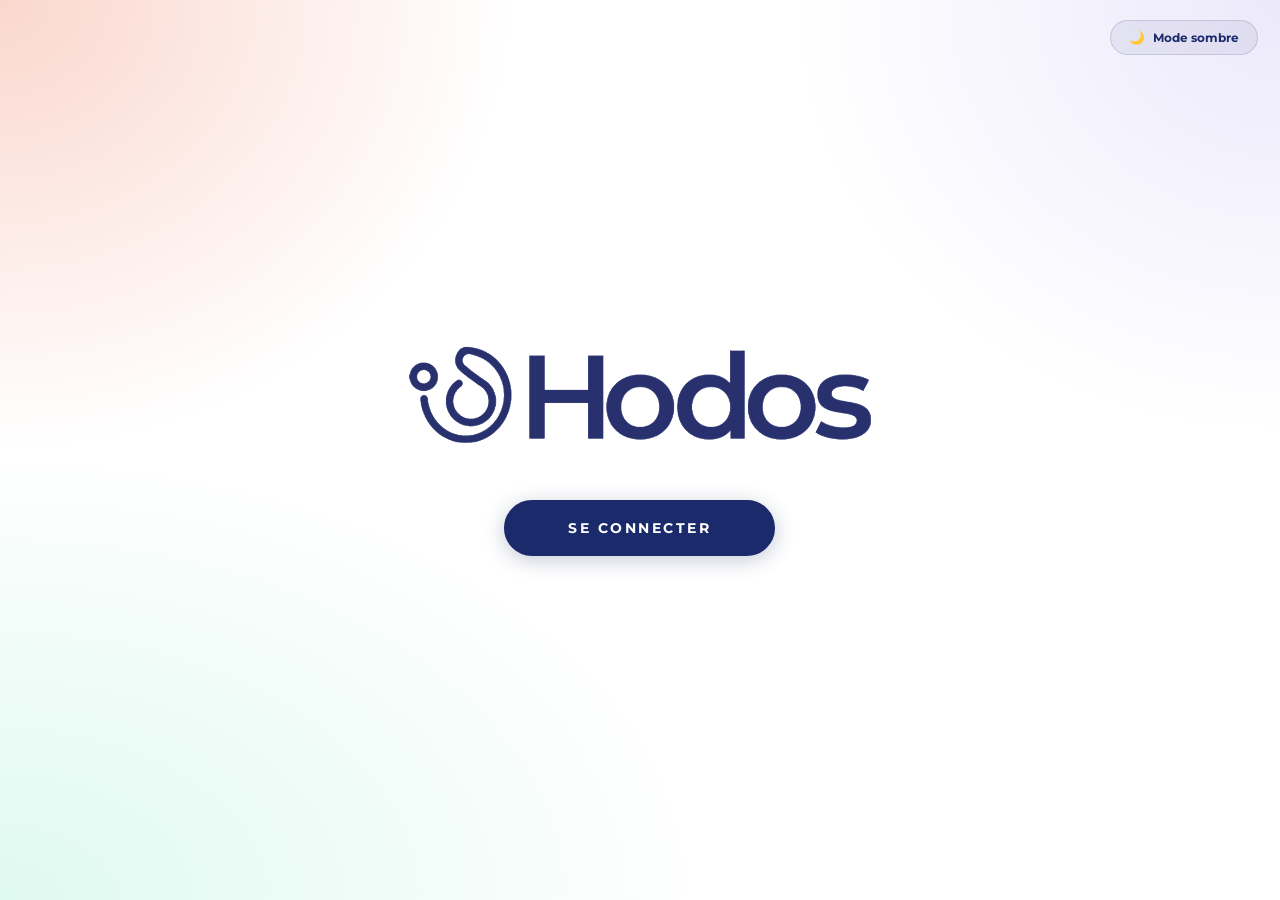
<file: index.html>
<!DOCTYPE html>
<html lang="fr" data-theme="light">
<head>
  <meta charset="UTF-8">
  <meta name="viewport" content="width=device-width, initial-scale=1.0">
  <title>Hodos</title>
  <link href="https://fonts.googleapis.com/css2?family=Montserrat:wght@700&display=swap" rel="stylesheet">
  <style>
    * { margin: 0; padding: 0; box-sizing: border-box; }
    html, body { width: 100%; height: 100%; overflow: hidden; }

    body {
      display: flex;
      align-items: center;
      justify-content: center;
      font-family: 'Montserrat', sans-serif;
      transition: background 0.4s;
    }

    /* ══════════════════════════════════════════
       MODE CLAIR
    ══════════════════════════════════════════ */
    [data-theme="light"] body {
      background:
        radial-gradient(ellipse 40% 50% at   0%   0%, rgba(240,122, 90, 0.30) 0%, rgba(240,122, 90,0) 100%),
        radial-gradient(ellipse 38% 48% at 100%   0%, rgba(184,169,240, 0.26) 0%, rgba(184,169,240,0) 100%),
        radial-gradient(ellipse 55% 50% at   0% 100%, rgba(125,232,192, 0.25) 0%, rgba(125,232,192,0) 100%),
        #ffffff;
    }

    /* Logo couleur naturelle (navy) en mode clair */
    [data-theme="light"] .logo-img {
      filter: none;
    }

    /* ══════════════════════════════════════════
       MODE SOMBRE — fond + formes géométriques
    ══════════════════════════════════════════ */
    [data-theme="dark"] body {
      background: #1B2A6B;
    }

    /* Formes géométriques dark */
    .dark-shape { display: none; position: fixed; inset: 0; pointer-events: none; z-index: 0; }
    [data-theme="dark"] .dark-shape { display: block; }

    .ds-teal {
      background: linear-gradient(to right, #3ECDC8, rgba(62,205,200,0) 40%);
      clip-path: polygon(0 0, 60% 0, 42% 100%, 0 100%);
    }
    .ds-mauve {
      background: linear-gradient(to bottom-left, #8A5468, rgba(138,84,104,0) 30%);
      clip-path: polygon(60% 0, 100% 0, 100% 37%);
    }
    .ds-lavender {
      background: linear-gradient(to top-left, #6368AB, rgba(99,104,171,0) 55%);
      clip-path: polygon(57% 56%, 100% 43%, 100% 100%, 43% 100%);
    }

    /* Logo blanc en dark mode via filtre CSS */
    [data-theme="dark"] .logo-img {
      filter: brightness(0) invert(1);
    }

    /* ══════════════════════════════════════════
       CONTENU
    ══════════════════════════════════════════ */
    .wrap {
      position: relative;
      z-index: 10;
      display: flex;
      flex-direction: column;
      align-items: center;
      gap: 56px;
    }

    .logo-img {
      height: 100px;   /* agrandi */
      width: auto;
      display: block;
      transition: filter 0.3s;
    }

    /* ══════════════════════════════════════════
       BOUTON SE CONNECTER
    ══════════════════════════════════════════ */
    .btn-connect {
      font-family: 'Montserrat', sans-serif;
      font-weight: 700;
      font-size: 0.85rem;
      letter-spacing: 2.5px;
      text-transform: uppercase;
      border-radius: 50px;
      padding: 18px 62px;
      cursor: pointer;
      transition: transform 0.2s, box-shadow 0.2s, background 0.3s, color 0.3s;
    }

    [data-theme="light"] .btn-connect {
      background: #1B2A6B;
      color: #fff;
      border: 2.5px solid #1B2A6B;
      box-shadow: 0 4px 20px rgba(27,42,107, 0.25);
    }
    [data-theme="light"] .btn-connect:hover {
      transform: translateY(-2px);
      box-shadow: 0 8px 28px rgba(27,42,107, 0.35);
    }

    [data-theme="dark"] .btn-connect {
      background: #ffffff;
      color: #1B2A6B;
      border: none;
      box-shadow: 0 4px 24px rgba(0,0,0,0.25);
    }
    [data-theme="dark"] .btn-connect:hover {
      background: rgba(255,255,255, 0.92);
      transform: translateY(-2px);
      box-shadow: 0 8px 32px rgba(0,0,0,0.3);
    }

    /* ══════════════════════════════════════════
       TOGGLE THÈME
    ══════════════════════════════════════════ */
    .toggle {
      position: fixed;
      top: 20px; right: 22px;
      z-index: 100;
      display: flex;
      align-items: center;
      gap: 8px;
      padding: 9px 18px;
      border-radius: 50px;
      font-family: 'Montserrat', sans-serif;
      font-size: 0.78rem;
      font-weight: 700;
      cursor: pointer;
      backdrop-filter: blur(10px);
      transition: all 0.25s;
    }
    [data-theme="light"] .toggle {
      background: rgba(27,42,107, 0.07);
      border: 1.5px solid rgba(27,42,107, 0.15);
      color: #1B2A6B;
    }
    [data-theme="dark"] .toggle {
      background: rgba(255,255,255, 0.12);
      border: 1.5px solid rgba(255,255,255, 0.22);
      color: #fff;
    }
    .toggle:hover { transform: scale(1.04); }
  </style>
</head>
<body>

  <!-- Formes dark mode -->
  <div class="dark-shape ds-teal"></div>
  <div class="dark-shape ds-mauve"></div>
  <div class="dark-shape ds-lavender"></div>

  <!-- Toggle -->
  <button class="toggle" onclick="toggleTheme()">
    <span id="toggle-icon">🌙</span>
    <span id="toggle-label">Mode sombre</span>
  </button>

  <!-- Contenu -->
  <div class="wrap">
    <img class="logo-img" src="logo.png" alt="Hodos">
    <button class="btn-connect" onclick="window.location.href='onboarding.html'">
      SE CONNECTER
    </button>
  </div>

  <script>
    (function () {
      const saved = localStorage.getItem('hodos-theme') || 'light';
      applyTheme(saved);
    })();

    function toggleTheme() {
      const cur = document.documentElement.getAttribute('data-theme');
      applyTheme(cur === 'light' ? 'dark' : 'light');
    }

    function applyTheme(t) {
      document.documentElement.setAttribute('data-theme', t);
      localStorage.setItem('hodos-theme', t);
      document.getElementById('toggle-icon').textContent  = t === 'light' ? '🌙' : '☀️';
      document.getElementById('toggle-label').textContent = t === 'light' ? 'Mode sombre' : 'Mode clair';
    }
  </script>
</body>
</html>
</file>
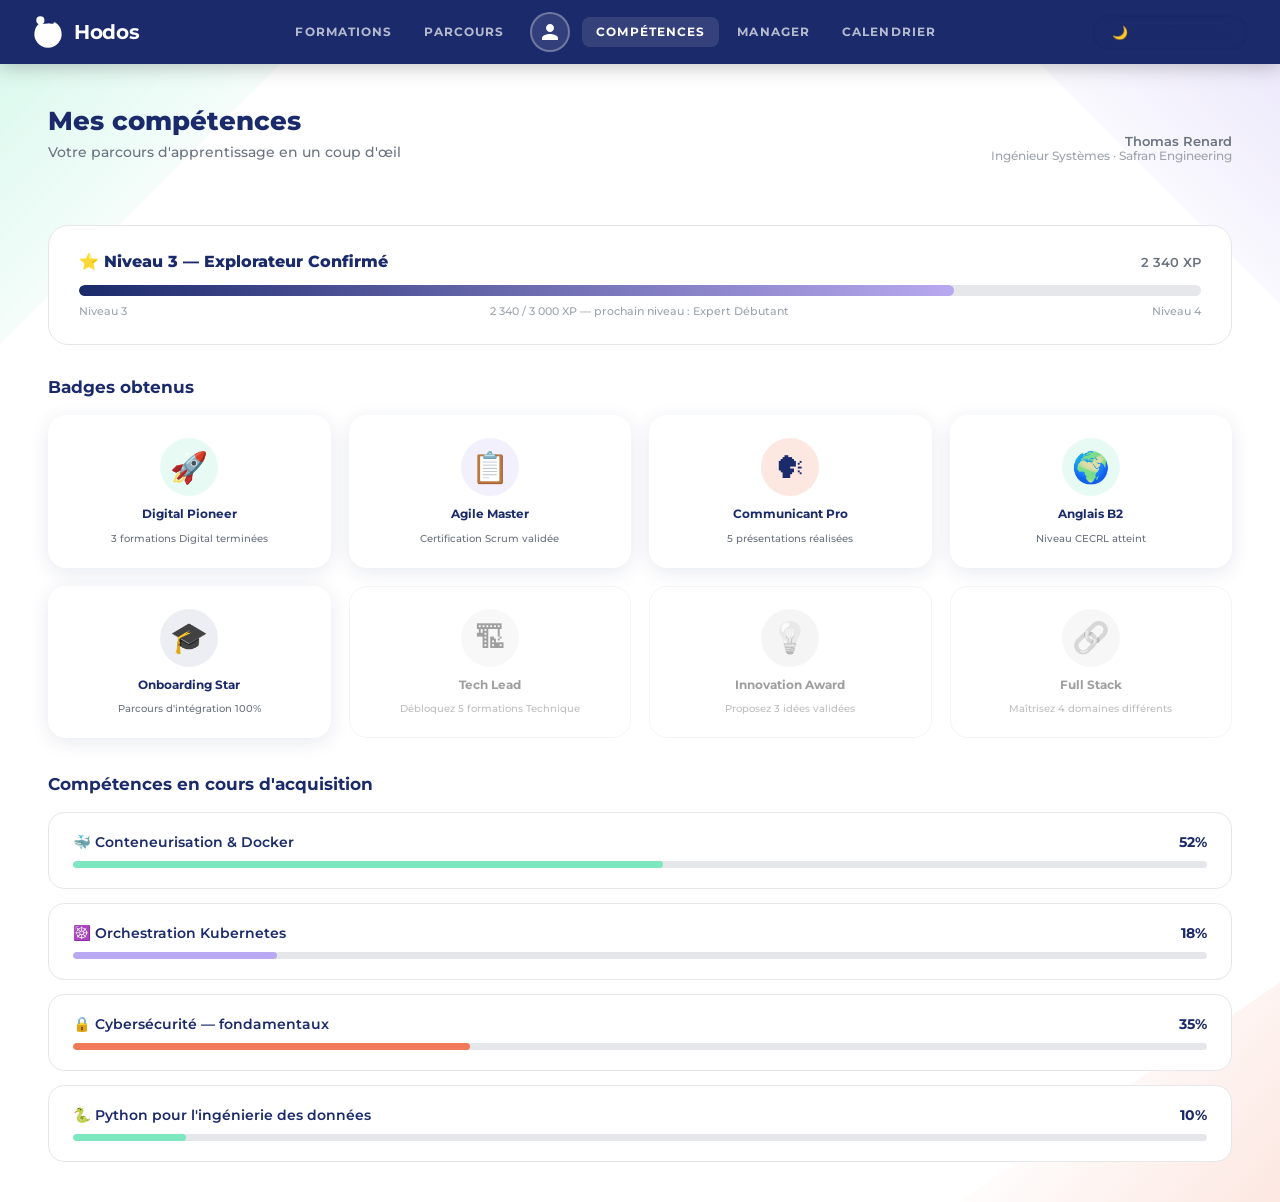
<file: competences.html>
<!DOCTYPE html>
<html lang="fr" data-theme="light">
<head>
  <meta charset="UTF-8">
  <meta name="viewport" content="width=device-width, initial-scale=1.0">
  <title>Hodos — Mes compétences</title>
  <link rel="stylesheet" href="style.css">
</head>
<body>

  <!-- ── Navbar ───────────────────────────────────────────── -->
  <nav class="navbar">
    <div class="navbar-left">
      <a href="index.html" class="hodos-logo">
        <svg viewBox="0 0 88 88" fill="none" xmlns="http://www.w3.org/2000/svg" width="32" height="32" aria-hidden="true">
          <circle cx="23" cy="12" r="8.5" stroke="white" stroke-width="5.5" fill="none"/>
          <path d="M 62 21 A 34 34 0 1 1 26 21" stroke="white" stroke-width="7" stroke-linecap="round" fill="none"/>
          <path d="M 38 25 C 64 18 72 46 43 55 C 14 64 20 84 53 80" stroke="white" stroke-width="6" stroke-linecap="round" fill="none"/>
        </svg>
        <span class="hodos-logo-text">Hodos</span>
      </a>
    </div>
    <div class="navbar-center">
      <a href="dashboard.html" class="nav-link">Formations</a>
      <a href="dashboard.html" class="nav-link">Parcours</a>
      <a href="competences.html" class="nav-profile" aria-label="Mon profil">
        <svg viewBox="0 0 24 24" xmlns="http://www.w3.org/2000/svg" aria-hidden="true">
          <path d="M12 12c2.7 0 4.8-2.1 4.8-4.8S14.7 2.4 12 2.4 7.2 4.5 7.2 7.2 9.3 12 12 12zm0 2.4c-3.2 0-9.6 1.6-9.6 4.8v2.4h19.2v-2.4c0-3.2-6.4-4.8-9.6-4.8z"/>
        </svg>
      </a>
      <a href="competences.html" class="nav-link active">Compétences</a>
      <a href="manager.html" class="nav-link">Manager</a>
      <a href="#" class="nav-link">Calendrier</a>
    </div>
    <div class="navbar-right">
      <button class="theme-toggle" onclick="toggleTheme()" style="position:static;" aria-label="Changer le thème">
        <span class="theme-toggle-icon">🌙</span>
        <span class="theme-toggle-label">Mode sombre</span>
      </button>
    </div>
  </nav>

  <!-- ── Page ─────────────────────────────────────────────── -->
  <div class="page-wrapper">
    <div class="bg-deco" aria-hidden="true">
      <div class="deco-tl"></div>
      <div class="deco-tr"></div>
      <div class="deco-br"></div>
    </div>

    <div class="content">

      <!-- Header row -->
      <div class="flex items-center justify-between mb-8" style="flex-wrap:wrap;gap:12px;">
        <div>
          <h1 class="page-title">Mes compétences</h1>
          <p class="page-sub">Votre parcours d'apprentissage en un coup d'œil</p>
        </div>
        <div style="text-align:right;">
          <p style="font-size:.8rem;color:var(--text-secondary);font-weight:600;">Thomas Renard</p>
          <p style="font-size:.72rem;color:var(--text-muted);font-weight:500;">Ingénieur Systèmes · Safran Engineering</p>
        </div>
      </div>

      <!-- XP Bar -->
      <div class="xp-card">
        <div class="xp-header">
          <span class="xp-level">⭐ Niveau 3 — Explorateur Confirmé</span>
          <span class="xp-pts">2 340 XP</span>
        </div>
        <div class="xp-bar">
          <div class="xp-fill" data-w="78%"></div>
        </div>
        <div class="xp-sub">
          <span>Niveau 3</span>
          <span>2 340 / 3 000 XP — prochain niveau : Expert Débutant</span>
          <span>Niveau 4</span>
        </div>
      </div>

      <!-- Badges grid -->
      <h2 class="section-title">Badges obtenus</h2>
      <div class="badges-grid">

        <!-- Unlocked -->
        <div class="badge-card unlocked">
          <div class="badge-icon bi-mint">🚀</div>
          <p class="badge-name">Digital Pioneer</p>
          <p class="badge-desc">3 formations Digital terminées</p>
        </div>

        <div class="badge-card unlocked">
          <div class="badge-icon bi-lilas">📋</div>
          <p class="badge-name">Agile Master</p>
          <p class="badge-desc">Certification Scrum validée</p>
        </div>

        <div class="badge-card unlocked">
          <div class="badge-icon bi-salmon">🗣</div>
          <p class="badge-name">Communicant Pro</p>
          <p class="badge-desc">5 présentations réalisées</p>
        </div>

        <div class="badge-card unlocked">
          <div class="badge-icon bi-mint">🌍</div>
          <p class="badge-name">Anglais B2</p>
          <p class="badge-desc">Niveau CECRL atteint</p>
        </div>

        <div class="badge-card unlocked">
          <div class="badge-icon bi-navy">🎓</div>
          <p class="badge-name">Onboarding Star</p>
          <p class="badge-desc">Parcours d'intégration 100%</p>
        </div>

        <!-- Locked -->
        <div class="badge-card locked">
          <div class="badge-icon bi-lilas">🏗</div>
          <p class="badge-name">Tech Lead</p>
          <p class="badge-desc">Débloquez 5 formations Technique</p>
        </div>

        <div class="badge-card locked">
          <div class="badge-icon bi-salmon">💡</div>
          <p class="badge-name">Innovation Award</p>
          <p class="badge-desc">Proposez 3 idées validées</p>
        </div>

        <div class="badge-card locked">
          <div class="badge-icon bi-navy">🔗</div>
          <p class="badge-name">Full Stack</p>
          <p class="badge-desc">Maîtrisez 4 domaines différents</p>
        </div>

      </div><!-- /badges-grid -->

      <!-- Skills in progress -->
      <h2 class="section-title">Compétences en cours d'acquisition</h2>
      <div class="skills-progress">

        <div class="skill-row">
          <div class="skill-head">
            <span class="skill-name">🐳 Conteneurisation &amp; Docker</span>
            <span class="skill-pct">52%</span>
          </div>
          <div class="skill-bar">
            <div class="skill-fill sf-mint" data-w="52%"></div>
          </div>
        </div>

        <div class="skill-row">
          <div class="skill-head">
            <span class="skill-name">☸️ Orchestration Kubernetes</span>
            <span class="skill-pct">18%</span>
          </div>
          <div class="skill-bar">
            <div class="skill-fill sf-lilas" data-w="18%"></div>
          </div>
        </div>

        <div class="skill-row">
          <div class="skill-head">
            <span class="skill-name">🔒 Cybersécurité — fondamentaux</span>
            <span class="skill-pct">35%</span>
          </div>
          <div class="skill-bar">
            <div class="skill-fill sf-salmon" data-w="35%"></div>
          </div>
        </div>

        <div class="skill-row">
          <div class="skill-head">
            <span class="skill-name">🐍 Python pour l'ingénierie des données</span>
            <span class="skill-pct">10%</span>
          </div>
          <div class="skill-bar">
            <div class="skill-fill sf-mint" data-w="10%"></div>
          </div>
        </div>

      </div><!-- /skills-progress -->

    </div><!-- /content -->
  </div><!-- /page-wrapper -->

  <script src="app.js"></script>
</body>
</html>
</file>
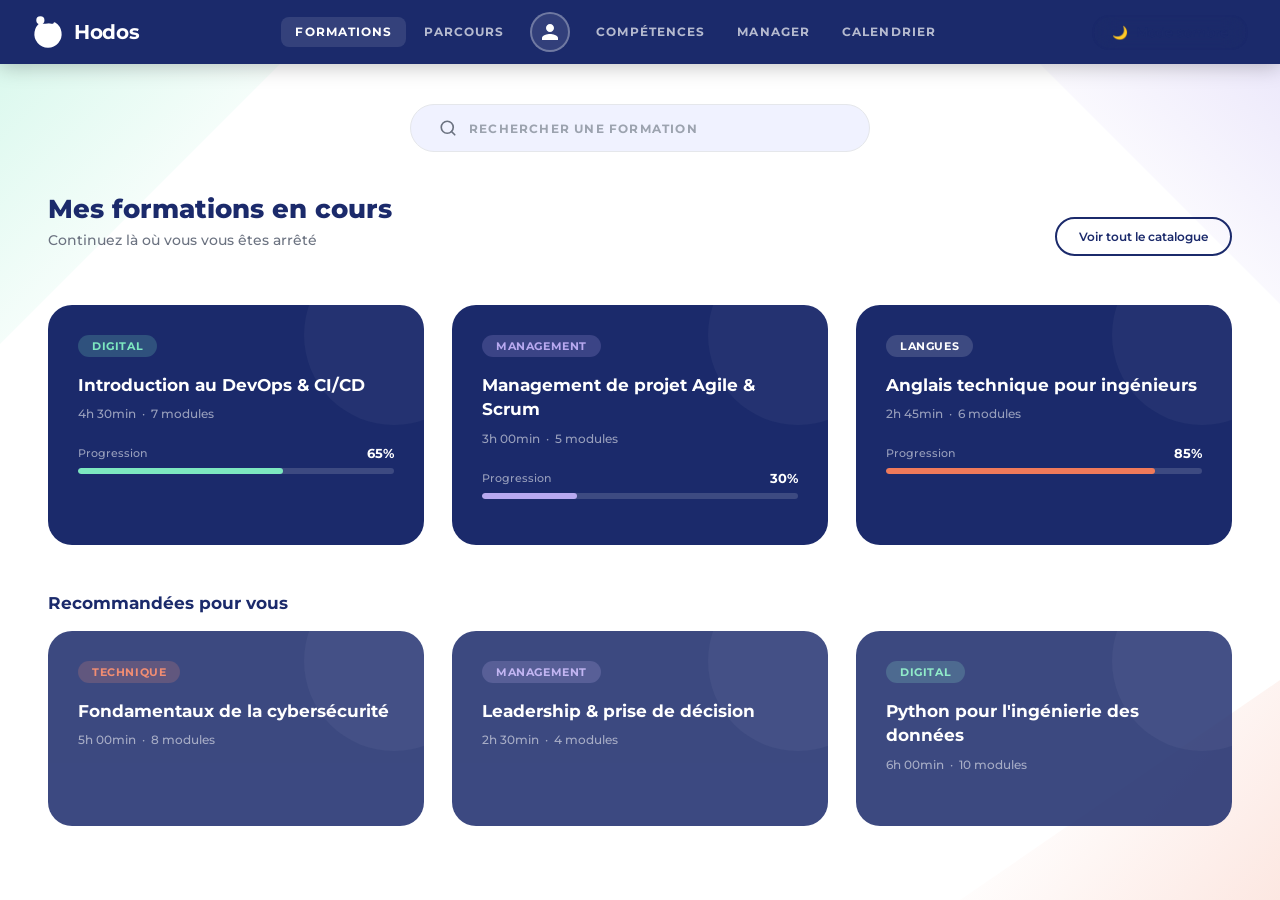
<file: dashboard.html>
<!DOCTYPE html>
<html lang="fr" data-theme="light">
<head>
  <meta charset="UTF-8">
  <meta name="viewport" content="width=device-width, initial-scale=1.0">
  <title>Hodos — Accueil</title>
  <link rel="stylesheet" href="style.css">
</head>
<body>

  <!-- ── Navbar ───────────────────────────────────────────── -->
  <nav class="navbar">
    <div class="navbar-left">
      <a href="index.html" class="hodos-logo">
        <svg viewBox="0 0 88 88" fill="none" xmlns="http://www.w3.org/2000/svg" width="32" height="32" aria-hidden="true">
          <circle cx="23" cy="12" r="8.5" stroke="white" stroke-width="5.5" fill="none"/>
          <path d="M 62 21 A 34 34 0 1 1 26 21" stroke="white" stroke-width="7" stroke-linecap="round" fill="none"/>
          <path d="M 38 25 C 64 18 72 46 43 55 C 14 64 20 84 53 80" stroke="white" stroke-width="6" stroke-linecap="round" fill="none"/>
        </svg>
        <span class="hodos-logo-text">Hodos</span>
      </a>
    </div>

    <div class="navbar-center">
      <a href="dashboard.html" class="nav-link active">Formations</a>
      <a href="dashboard.html" class="nav-link">Parcours</a>
      <a href="competences.html" class="nav-profile" aria-label="Mon profil">
        <svg viewBox="0 0 24 24" xmlns="http://www.w3.org/2000/svg" aria-hidden="true">
          <path d="M12 12c2.7 0 4.8-2.1 4.8-4.8S14.7 2.4 12 2.4 7.2 4.5 7.2 7.2 9.3 12 12 12zm0 2.4c-3.2 0-9.6 1.6-9.6 4.8v2.4h19.2v-2.4c0-3.2-6.4-4.8-9.6-4.8z"/>
        </svg>
      </a>
      <a href="competences.html" class="nav-link">Compétences</a>
      <a href="manager.html" class="nav-link">Manager</a>
      <a href="#" class="nav-link">Calendrier</a>
    </div>

    <div class="navbar-right">
      <button class="theme-toggle" onclick="toggleTheme()" style="position:static;top:auto;right:auto;" aria-label="Changer le thème">
        <span class="theme-toggle-icon">🌙</span>
        <span class="theme-toggle-label">Mode sombre</span>
      </button>
    </div>
  </nav>

  <!-- ── Page ─────────────────────────────────────────────── -->
  <div class="page-wrapper">

    <!-- Decorative background shapes -->
    <div class="bg-deco" aria-hidden="true">
      <div class="deco-tl"></div>
      <div class="deco-tr"></div>
      <div class="deco-br"></div>
    </div>

    <div class="content">

      <!-- Search bar -->
      <div class="search-wrap">
        <div class="search-bar">
          <svg viewBox="0 0 24 24" fill="none" stroke="currentColor" stroke-width="2.2" stroke-linecap="round" stroke-linejoin="round" aria-hidden="true">
            <circle cx="11" cy="11" r="8"/><line x1="21" y1="21" x2="16.65" y2="16.65"/>
          </svg>
          <input type="text" placeholder="Rechercher une formation" aria-label="Rechercher une formation"/>
        </div>
      </div>

      <!-- Section title -->
      <div class="flex items-center justify-between mb-6">
        <div>
          <h1 class="page-title">Mes formations en cours</h1>
          <p class="page-sub">Continuez là où vous vous êtes arrêté</p>
        </div>
        <a href="formation.html" class="btn-outline" style="font-size:.78rem;padding:10px 22px;">
          Voir tout le catalogue
        </a>
      </div>

      <!-- Cards -->
      <div class="cards-grid">

        <!-- Card 1 — DevOps -->
        <a href="formation.html" class="formation-card">
          <span class="card-tag tag-digital">Digital</span>
          <h2 class="card-title">Introduction au DevOps & CI/CD</h2>
          <p class="card-meta">4h 30min &nbsp;·&nbsp; 7 modules</p>
          <div class="card-progress">
            <div class="prog-row">
              <span class="prog-label">Progression</span>
              <span class="prog-pct">65%</span>
            </div>
            <div class="prog-bar">
              <div class="prog-fill" data-w="65%"></div>
            </div>
          </div>
        </a>

        <!-- Card 2 — Agile -->
        <a href="formation.html?f=agile" class="formation-card">
          <span class="card-tag tag-management">Management</span>
          <h2 class="card-title">Management de projet Agile &amp; Scrum</h2>
          <p class="card-meta">3h 00min &nbsp;·&nbsp; 5 modules</p>
          <div class="card-progress">
            <div class="prog-row">
              <span class="prog-label">Progression</span>
              <span class="prog-pct">30%</span>
            </div>
            <div class="prog-bar">
              <div class="prog-fill p-lilas" data-w="30%"></div>
            </div>
          </div>
        </a>

        <!-- Card 3 — Anglais -->
        <a href="formation.html?f=anglais" class="formation-card">
          <span class="card-tag tag-langues">Langues</span>
          <h2 class="card-title">Anglais technique pour ingénieurs</h2>
          <p class="card-meta">2h 45min &nbsp;·&nbsp; 6 modules</p>
          <div class="card-progress">
            <div class="prog-row">
              <span class="prog-label">Progression</span>
              <span class="prog-pct">85%</span>
            </div>
            <div class="prog-bar">
              <div class="prog-fill p-salmon" data-w="85%"></div>
            </div>
          </div>
        </a>

      </div><!-- /cards-grid -->

      <!-- Suggested formations -->
      <div style="margin-top:48px;">
        <h2 class="section-title">Recommandées pour vous</h2>
        <div class="cards-grid">

          <a href="formation.html?f=cyber" class="formation-card" style="min-height:180px;opacity:.85;">
            <span class="card-tag tag-technique">Technique</span>
            <h2 class="card-title">Fondamentaux de la cybersécurité</h2>
            <p class="card-meta">5h 00min &nbsp;·&nbsp; 8 modules</p>
          </a>

          <a href="formation.html?f=leadership" class="formation-card" style="min-height:180px;opacity:.85;">
            <span class="card-tag tag-management">Management</span>
            <h2 class="card-title">Leadership &amp; prise de décision</h2>
            <p class="card-meta">2h 30min &nbsp;·&nbsp; 4 modules</p>
          </a>

          <a href="formation.html?f=python" class="formation-card" style="min-height:180px;opacity:.85;">
            <span class="card-tag tag-digital">Digital</span>
            <h2 class="card-title">Python pour l'ingénierie des données</h2>
            <p class="card-meta">6h 00min &nbsp;·&nbsp; 10 modules</p>
          </a>

        </div>
      </div>

    </div><!-- /content -->
  </div><!-- /page-wrapper -->

  <script src="app.js"></script>
</body>
</html>
</file>
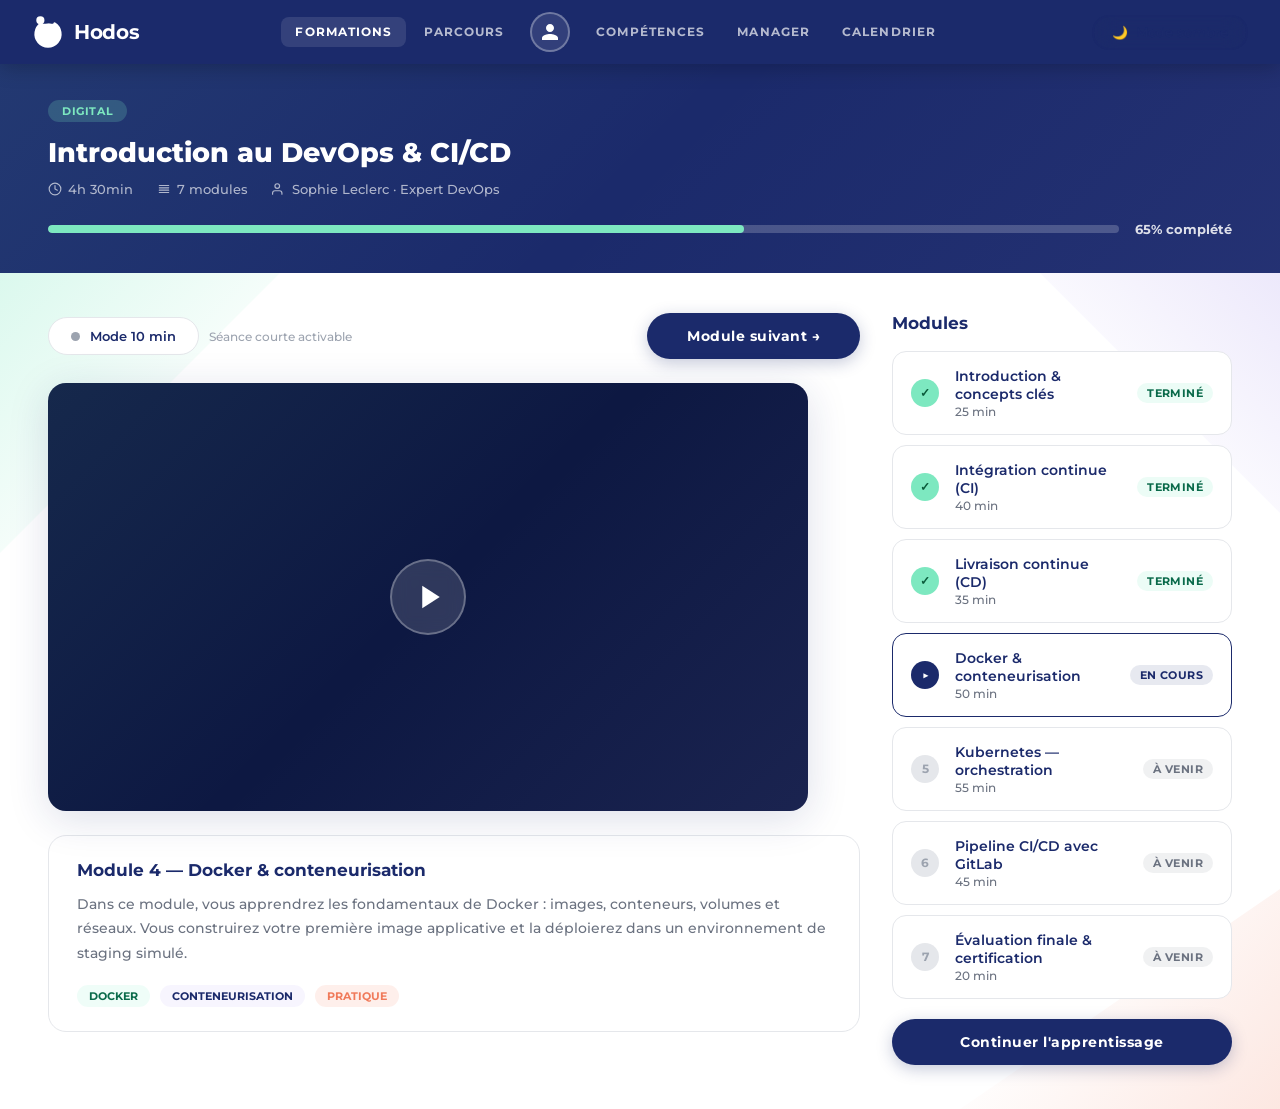
<file: formation.html>
<!DOCTYPE html>
<html lang="fr" data-theme="light">
<head>
  <meta charset="UTF-8">
  <meta name="viewport" content="width=device-width, initial-scale=1.0">
  <title>Hodos — Formation</title>
  <link rel="stylesheet" href="style.css">
  <style>
    .formation-layout { display: grid; grid-template-columns: 1fr 340px; gap: 32px; align-items: start; }
    .sticky-sidebar    { position: sticky; top: 96px; }
    @media (max-width: 900px) { .formation-layout { grid-template-columns: 1fr; } .sticky-sidebar { position: static; } }
  </style>
</head>
<body>

  <!-- ── Navbar ───────────────────────────────────────────── -->
  <nav class="navbar">
    <div class="navbar-left">
      <a href="index.html" class="hodos-logo">
        <svg viewBox="0 0 88 88" fill="none" xmlns="http://www.w3.org/2000/svg" width="32" height="32" aria-hidden="true">
          <circle cx="23" cy="12" r="8.5" stroke="white" stroke-width="5.5" fill="none"/>
          <path d="M 62 21 A 34 34 0 1 1 26 21" stroke="white" stroke-width="7" stroke-linecap="round" fill="none"/>
          <path d="M 38 25 C 64 18 72 46 43 55 C 14 64 20 84 53 80" stroke="white" stroke-width="6" stroke-linecap="round" fill="none"/>
        </svg>
        <span class="hodos-logo-text">Hodos</span>
      </a>
    </div>
    <div class="navbar-center">
      <a href="dashboard.html" class="nav-link active">Formations</a>
      <a href="dashboard.html" class="nav-link">Parcours</a>
      <a href="competences.html" class="nav-profile" aria-label="Mon profil">
        <svg viewBox="0 0 24 24" xmlns="http://www.w3.org/2000/svg" aria-hidden="true">
          <path d="M12 12c2.7 0 4.8-2.1 4.8-4.8S14.7 2.4 12 2.4 7.2 4.5 7.2 7.2 9.3 12 12 12zm0 2.4c-3.2 0-9.6 1.6-9.6 4.8v2.4h19.2v-2.4c0-3.2-6.4-4.8-9.6-4.8z"/>
        </svg>
      </a>
      <a href="competences.html" class="nav-link">Compétences</a>
      <a href="manager.html" class="nav-link">Manager</a>
      <a href="#" class="nav-link">Calendrier</a>
    </div>
    <div class="navbar-right">
      <button class="theme-toggle" onclick="toggleTheme()" style="position:static;" aria-label="Changer le thème">
        <span class="theme-toggle-icon">🌙</span>
        <span class="theme-toggle-label">Mode sombre</span>
      </button>
    </div>
  </nav>

  <!-- ── Formation header (navy band) ─────────────────────── -->
  <header class="formation-header">
    <div class="fh-inner">
      <div class="fh-tag">
        <span class="card-tag tag-digital" style="margin-bottom:0">Digital</span>
      </div>
      <h1 class="fh-title">Introduction au DevOps &amp; CI/CD</h1>
      <div class="fh-meta">
        <span>
          <svg width="14" height="14" viewBox="0 0 24 24" fill="none" stroke="currentColor" stroke-width="2" stroke-linecap="round" aria-hidden="true"><circle cx="12" cy="12" r="10"/><polyline points="12 6 12 12 16 14"/></svg>
          4h 30min
        </span>
        <span>
          <svg width="14" height="14" viewBox="0 0 24 24" fill="none" stroke="currentColor" stroke-width="2" stroke-linecap="round" aria-hidden="true"><path d="M4 6h16M4 10h16M4 14h16M4 18h16"/></svg>
          7 modules
        </span>
        <span>
          <svg width="14" height="14" viewBox="0 0 24 24" fill="none" stroke="currentColor" stroke-width="2" stroke-linecap="round" aria-hidden="true"><path d="M17 21v-2a4 4 0 0 0-4-4H5a4 4 0 0 0-4 4v2"/><circle cx="9" cy="7" r="4"/></svg>
          Sophie Leclerc · Expert DevOps
        </span>
      </div>
      <div class="fh-progress">
        <div class="fh-prog-bar">
          <div class="fh-prog-fill" data-w="65%" id="fh-prog"></div>
        </div>
        <span class="fh-prog-label">65% complété</span>
      </div>
    </div>
  </header>

  <!-- ── Page content ─────────────────────────────────────── -->
  <div class="page-wrapper">
    <div class="bg-deco" aria-hidden="true">
      <div class="deco-tl"></div>
      <div class="deco-tr"></div>
      <div class="deco-br"></div>
    </div>

    <div class="content">
      <div class="formation-layout">

        <!-- Left column: video + description -->
        <div>

          <!-- Timer + Module suivant row -->
          <div class="flex items-center justify-between mb-6" style="flex-wrap:wrap;gap:12px;">
            <div style="display:flex;align-items:center;gap:10px;">
              <button class="timer-widget" id="timer-widget" onclick="toggleTimer()" aria-label="Activer le mode 10 minutes">
                <div class="timer-dot"></div>
                <span class="timer-label">Mode 10 min</span>
                <span class="timer-val" id="timer-val">10:00</span>
              </button>
              <span style="font-size:.75rem;color:var(--text-muted);font-weight:500;">Séance courte activable</span>
            </div>
            <button class="btn-primary" onclick="showToast('📖 Module suivant chargé !')">
              Module suivant &rarr;
            </button>
          </div>

          <!-- Video player -->
          <div class="video-player mb-6" id="video-player" role="button" tabindex="0" aria-label="Lire la vidéo">
            <button class="play-btn" aria-label="Lecture">
              <svg viewBox="0 0 24 24" xmlns="http://www.w3.org/2000/svg" aria-hidden="true">
                <polygon id="play-icon" points="5,3 19,12 5,21"/>
              </svg>
            </button>
          </div>

          <!-- Module description -->
          <div style="background:var(--bg-card);border:1.5px solid var(--border);border-radius:18px;padding:24px 28px;margin-bottom:24px;">
            <h3 class="section-title" style="margin-bottom:12px;">Module 4 — Docker &amp; conteneurisation</h3>
            <p style="font-size:.88rem;color:var(--text-secondary);line-height:1.75;font-weight:500;">
              Dans ce module, vous apprendrez les fondamentaux de Docker : images, conteneurs, volumes et réseaux.
              Vous construirez votre première image applicative et la déploierez dans un environnement de staging simulé.
            </p>
            <div style="display:flex;gap:10px;margin-top:20px;flex-wrap:wrap;">
              <span style="background:rgba(125,232,192,.12);color:#0A6A4A;font-size:.7rem;font-weight:700;padding:4px 12px;border-radius:12px;text-transform:uppercase;">Docker</span>
              <span style="background:rgba(184,169,240,.12);color:var(--navy);font-size:.7rem;font-weight:700;padding:4px 12px;border-radius:12px;text-transform:uppercase;">Conteneurisation</span>
              <span style="background:rgba(240,122,90,.12);color:var(--salmon);font-size:.7rem;font-weight:700;padding:4px 12px;border-radius:12px;text-transform:uppercase;">Pratique</span>
            </div>
          </div>

        </div><!-- /left column -->

        <!-- Right column: modules list -->
        <div class="sticky-sidebar">
          <h2 class="section-title">Modules</h2>
          <div class="modules-list">

            <div class="module-item">
              <div class="mod-status st-done">✓</div>
              <div class="mod-info">
                <p class="mod-name">Introduction &amp; concepts clés</p>
                <p class="mod-dur">25 min</p>
              </div>
              <span class="mod-badge mb-done">Terminé</span>
            </div>

            <div class="module-item">
              <div class="mod-status st-done">✓</div>
              <div class="mod-info">
                <p class="mod-name">Intégration continue (CI)</p>
                <p class="mod-dur">40 min</p>
              </div>
              <span class="mod-badge mb-done">Terminé</span>
            </div>

            <div class="module-item">
              <div class="mod-status st-done">✓</div>
              <div class="mod-info">
                <p class="mod-name">Livraison continue (CD)</p>
                <p class="mod-dur">35 min</p>
              </div>
              <span class="mod-badge mb-done">Terminé</span>
            </div>

            <div class="module-item current">
              <div class="mod-status st-current">▶</div>
              <div class="mod-info">
                <p class="mod-name">Docker &amp; conteneurisation</p>
                <p class="mod-dur">50 min</p>
              </div>
              <span class="mod-badge mb-current">En cours</span>
            </div>

            <div class="module-item disabled-mod">
              <div class="mod-status st-upcoming">5</div>
              <div class="mod-info">
                <p class="mod-name">Kubernetes — orchestration</p>
                <p class="mod-dur">55 min</p>
              </div>
              <span class="mod-badge mb-upcoming">À venir</span>
            </div>

            <div class="module-item disabled-mod">
              <div class="mod-status st-upcoming">6</div>
              <div class="mod-info">
                <p class="mod-name">Pipeline CI/CD avec GitLab</p>
                <p class="mod-dur">45 min</p>
              </div>
              <span class="mod-badge mb-upcoming">À venir</span>
            </div>

            <div class="module-item disabled-mod">
              <div class="mod-status st-upcoming">7</div>
              <div class="mod-info">
                <p class="mod-name">Évaluation finale &amp; certification</p>
                <p class="mod-dur">20 min</p>
              </div>
              <span class="mod-badge mb-upcoming">À venir</span>
            </div>

          </div><!-- /modules-list -->

          <!-- CTA bottom -->
          <div style="margin-top:20px;">
            <button class="btn-primary w-full" onclick="showToast('🚀 Prochaine leçon lancée !')">
              Continuer l'apprentissage
            </button>
          </div>
        </div><!-- /sidebar -->

      </div><!-- /formation-layout -->
    </div><!-- /content -->
  </div><!-- /page-wrapper -->

  <script src="app.js"></script>
</body>
</html>
</file>
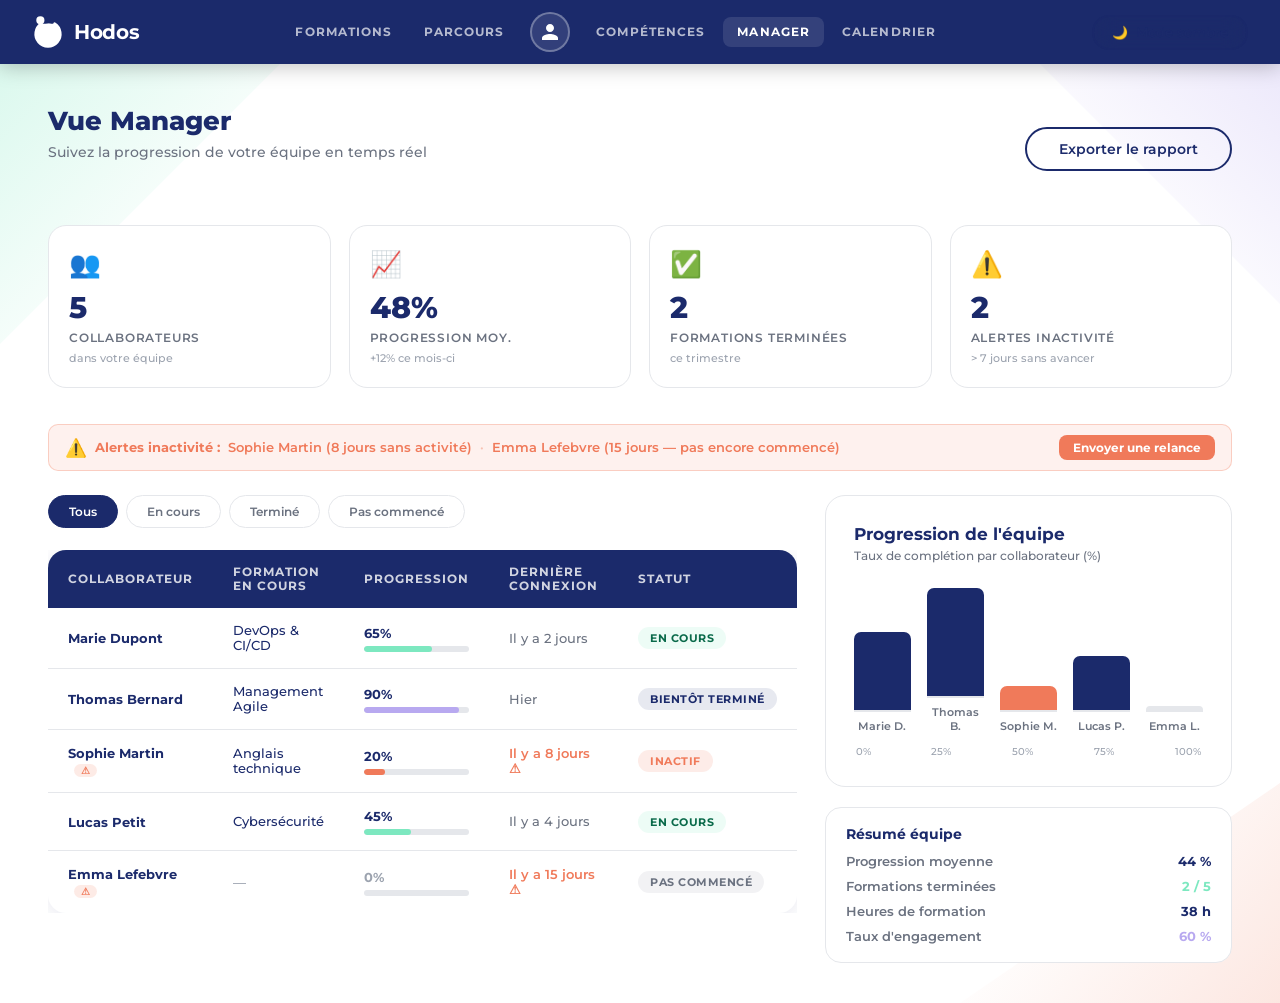
<file: manager.html>
<!DOCTYPE html>
<html lang="fr" data-theme="light">
<head>
  <meta charset="UTF-8">
  <meta name="viewport" content="width=device-width, initial-scale=1.0">
  <title>Hodos — Vue Manager</title>
  <link rel="stylesheet" href="style.css">
  <style>
    .overview-cards { display: grid; grid-template-columns: repeat(4,1fr); gap: 18px; margin-bottom: 36px; }
    .ov-card {
      background: var(--bg-card); border: 1.5px solid var(--border);
      border-radius: 18px; padding: 22px 20px;
      display: flex; flex-direction: column; gap: 4px;
    }
    .ov-icon { font-size: 1.6rem; margin-bottom: 6px; }
    .ov-val  { font-size: 1.9rem; font-weight: 800; color: var(--navy); }
    [data-theme="dark"] .ov-val { color: var(--lilas); }
    .ov-lbl  { font-size: .75rem; font-weight: 600; color: var(--text-secondary); text-transform: uppercase; letter-spacing: .8px; }
    .ov-sub  { font-size: .7rem; font-weight: 500; color: var(--text-muted); margin-top: 2px; }
    @media (max-width: 900px) { .overview-cards { grid-template-columns: repeat(2,1fr); } }
  </style>
</head>
<body>

  <!-- ── Navbar ───────────────────────────────────────────── -->
  <nav class="navbar">
    <div class="navbar-left">
      <a href="index.html" class="hodos-logo">
        <svg viewBox="0 0 88 88" fill="none" xmlns="http://www.w3.org/2000/svg" width="32" height="32" aria-hidden="true">
          <circle cx="23" cy="12" r="8.5" stroke="white" stroke-width="5.5" fill="none"/>
          <path d="M 62 21 A 34 34 0 1 1 26 21" stroke="white" stroke-width="7" stroke-linecap="round" fill="none"/>
          <path d="M 38 25 C 64 18 72 46 43 55 C 14 64 20 84 53 80" stroke="white" stroke-width="6" stroke-linecap="round" fill="none"/>
        </svg>
        <span class="hodos-logo-text">Hodos</span>
      </a>
    </div>
    <div class="navbar-center">
      <a href="dashboard.html" class="nav-link">Formations</a>
      <a href="dashboard.html" class="nav-link">Parcours</a>
      <a href="competences.html" class="nav-profile" aria-label="Mon profil">
        <svg viewBox="0 0 24 24" xmlns="http://www.w3.org/2000/svg" aria-hidden="true">
          <path d="M12 12c2.7 0 4.8-2.1 4.8-4.8S14.7 2.4 12 2.4 7.2 4.5 7.2 7.2 9.3 12 12 12zm0 2.4c-3.2 0-9.6 1.6-9.6 4.8v2.4h19.2v-2.4c0-3.2-6.4-4.8-9.6-4.8z"/>
        </svg>
      </a>
      <a href="competences.html" class="nav-link">Compétences</a>
      <a href="manager.html" class="nav-link active">Manager</a>
      <a href="#" class="nav-link">Calendrier</a>
    </div>
    <div class="navbar-right">
      <button class="theme-toggle" onclick="toggleTheme()" style="position:static;" aria-label="Changer le thème">
        <span class="theme-toggle-icon">🌙</span>
        <span class="theme-toggle-label">Mode sombre</span>
      </button>
    </div>
  </nav>

  <!-- ── Page ─────────────────────────────────────────────── -->
  <div class="page-wrapper">
    <div class="bg-deco" aria-hidden="true">
      <div class="deco-tl"></div>
      <div class="deco-tr"></div>
      <div class="deco-br"></div>
    </div>

    <div class="content">

      <div class="flex items-center justify-between mb-8" style="flex-wrap:wrap;gap:12px;">
        <div>
          <h1 class="page-title">Vue Manager</h1>
          <p class="page-sub">Suivez la progression de votre équipe en temps réel</p>
        </div>
        <button class="btn-outline" onclick="showToast('📧 Rapport envoyé par e-mail !')">
          Exporter le rapport
        </button>
      </div>

      <!-- Overview KPIs -->
      <div class="overview-cards">
        <div class="ov-card">
          <div class="ov-icon">👥</div>
          <p class="ov-val">5</p>
          <p class="ov-lbl">Collaborateurs</p>
          <p class="ov-sub">dans votre équipe</p>
        </div>
        <div class="ov-card">
          <div class="ov-icon">📈</div>
          <p class="ov-val">48%</p>
          <p class="ov-lbl">Progression moy.</p>
          <p class="ov-sub">+12% ce mois-ci</p>
        </div>
        <div class="ov-card">
          <div class="ov-icon">✅</div>
          <p class="ov-val">2</p>
          <p class="ov-lbl">Formations terminées</p>
          <p class="ov-sub">ce trimestre</p>
        </div>
        <div class="ov-card">
          <div class="ov-icon">⚠️</div>
          <p class="ov-val">2</p>
          <p class="ov-lbl">Alertes inactivité</p>
          <p class="ov-sub">&gt; 7 jours sans avancer</p>
        </div>
      </div>

      <!-- Alerts -->
      <div class="alert-strip mb-6">
        <span style="font-size:1.1rem;">⚠️</span>
        <strong>Alertes inactivité :</strong>
        <span>Sophie Martin (8 jours sans activité)</span>
        <span style="opacity:.4">·</span>
        <span>Emma Lefebvre (15 jours — pas encore commencé)</span>
        <button onclick="showToast('📨 Relance envoyée à Sophie Martin et Emma Lefebvre')" style="margin-left:auto;background:var(--salmon);color:#fff;border:none;border-radius:8px;padding:5px 14px;font-family:Montserrat,sans-serif;font-size:.75rem;font-weight:700;cursor:pointer;">
          Envoyer une relance
        </button>
      </div>

      <!-- Two columns: table + chart -->
      <div class="two-col">

        <!-- ── Team table ── -->
        <div>
          <!-- Filter tabs -->
          <div class="filter-tabs">
            <button class="filter-tab active" data-filter="all">Tous</button>
            <button class="filter-tab" data-filter="active">En cours</button>
            <button class="filter-tab" data-filter="done">Terminé</button>
            <button class="filter-tab" data-filter="none">Pas commencé</button>
          </div>

          <div style="overflow-x:auto;">
            <table class="manager-table">
              <thead>
                <tr>
                  <th>Collaborateur</th>
                  <th>Formation en cours</th>
                  <th>Progression</th>
                  <th>Dernière connexion</th>
                  <th>Statut</th>
                </tr>
              </thead>
              <tbody>

                <tr class="m-row" data-status="active">
                  <td><span class="collab-name">Marie Dupont</span></td>
                  <td style="max-width:160px;font-size:.8rem;">DevOps &amp; CI/CD</td>
                  <td class="prog-cell">
                    <span style="font-weight:700;">65%</span>
                    <div class="prog-sm"><div class="prog-sm-fill psf-mint" data-w="65%"></div></div>
                  </td>
                  <td style="font-size:.8rem;color:var(--text-secondary);">Il y a 2 jours</td>
                  <td><span class="st-pill sp-active">En cours</span></td>
                </tr>

                <tr class="m-row" data-status="active">
                  <td><span class="collab-name">Thomas Bernard</span></td>
                  <td style="max-width:160px;font-size:.8rem;">Management Agile</td>
                  <td class="prog-cell">
                    <span style="font-weight:700;">90%</span>
                    <div class="prog-sm"><div class="prog-sm-fill psf-lilas" data-w="90%"></div></div>
                  </td>
                  <td style="font-size:.8rem;color:var(--text-secondary);">Hier</td>
                  <td><span class="st-pill sp-done">Bientôt terminé</span></td>
                </tr>

                <tr class="m-row" data-status="active">
                  <td>
                    <span class="collab-name">Sophie Martin</span>
                    <span style="display:inline-block;background:rgba(240,122,90,.15);color:var(--salmon);font-size:.6rem;font-weight:700;padding:1px 7px;border-radius:8px;margin-left:6px;">⚠</span>
                  </td>
                  <td style="max-width:160px;font-size:.8rem;">Anglais technique</td>
                  <td class="prog-cell">
                    <span style="font-weight:700;">20%</span>
                    <div class="prog-sm"><div class="prog-sm-fill psf-salmon" data-w="20%"></div></div>
                  </td>
                  <td style="font-size:.8rem;color:var(--salmon);font-weight:600;">Il y a 8 jours ⚠</td>
                  <td><span class="st-pill sp-inactive">Inactif</span></td>
                </tr>

                <tr class="m-row" data-status="active">
                  <td><span class="collab-name">Lucas Petit</span></td>
                  <td style="max-width:160px;font-size:.8rem;">Cybersécurité</td>
                  <td class="prog-cell">
                    <span style="font-weight:700;">45%</span>
                    <div class="prog-sm"><div class="prog-sm-fill psf-mint" data-w="45%"></div></div>
                  </td>
                  <td style="font-size:.8rem;color:var(--text-secondary);">Il y a 4 jours</td>
                  <td><span class="st-pill sp-active">En cours</span></td>
                </tr>

                <tr class="m-row" data-status="none">
                  <td>
                    <span class="collab-name">Emma Lefebvre</span>
                    <span style="display:inline-block;background:rgba(240,122,90,.15);color:var(--salmon);font-size:.6rem;font-weight:700;padding:1px 7px;border-radius:8px;margin-left:6px;">⚠</span>
                  </td>
                  <td style="max-width:160px;font-size:.8rem;color:var(--text-muted);">—</td>
                  <td class="prog-cell">
                    <span style="font-weight:700;color:var(--text-muted);">0%</span>
                    <div class="prog-sm"><div class="prog-sm-fill psf-light" data-w="0%"></div></div>
                  </td>
                  <td style="font-size:.8rem;color:var(--salmon);font-weight:600;">Il y a 15 jours ⚠</td>
                  <td><span class="st-pill sp-none">Pas commencé</span></td>
                </tr>

              </tbody>
            </table>
          </div>
        </div>

        <!-- ── Bar chart ── -->
        <div>
          <div class="chart-card">
            <h3 class="section-title" style="margin-bottom:4px;">Progression de l'équipe</h3>
            <p style="font-size:.75rem;color:var(--text-secondary);font-weight:500;margin-bottom:0;">Taux de complétion par collaborateur (%)</p>
            <div class="chart-bar-area">

              <div class="bar-group">
                <div class="bar-wrap">
                  <div class="chart-bar" data-pct="65" data-v="65%"></div>
                </div>
                <p class="bar-lbl">Marie D.</p>
              </div>

              <div class="bar-group">
                <div class="bar-wrap">
                  <div class="chart-bar" data-pct="90" data-v="90%"></div>
                </div>
                <p class="bar-lbl">Thomas B.</p>
              </div>

              <div class="bar-group">
                <div class="bar-wrap">
                  <div class="chart-bar" data-pct="20" data-v="20%" style="background:var(--salmon);"></div>
                </div>
                <p class="bar-lbl">Sophie M.</p>
              </div>

              <div class="bar-group">
                <div class="bar-wrap">
                  <div class="chart-bar" data-pct="45" data-v="45%"></div>
                </div>
                <p class="bar-lbl">Lucas P.</p>
              </div>

              <div class="bar-group">
                <div class="bar-wrap">
                  <div class="chart-bar" data-pct="0" data-v="0%" style="background:var(--border);min-height:4px;height:4px!important;"></div>
                </div>
                <p class="bar-lbl">Emma L.</p>
              </div>

            </div>
            <!-- Y-axis labels -->
            <div style="display:flex;justify-content:space-between;margin-top:12px;padding:0 2px;">
              <span style="font-size:.65rem;color:var(--text-muted);font-weight:500;">0%</span>
              <span style="font-size:.65rem;color:var(--text-muted);font-weight:500;">25%</span>
              <span style="font-size:.65rem;color:var(--text-muted);font-weight:500;">50%</span>
              <span style="font-size:.65rem;color:var(--text-muted);font-weight:500;">75%</span>
              <span style="font-size:.65rem;color:var(--text-muted);font-weight:500;">100%</span>
            </div>
          </div>

          <!-- Legend -->
          <div style="margin-top:20px;background:var(--bg-card);border:1.5px solid var(--border);border-radius:16px;padding:18px 20px;">
            <p class="section-title" style="font-size:.85rem;margin-bottom:12px;">Résumé équipe</p>
            <div style="display:flex;flex-direction:column;gap:10px;">
              <div class="flex items-center justify-between">
                <span style="font-size:.8rem;font-weight:600;color:var(--text-secondary);">Progression moyenne</span>
                <span style="font-size:.8rem;font-weight:700;color:var(--text-primary);">44 %</span>
              </div>
              <div class="flex items-center justify-between">
                <span style="font-size:.8rem;font-weight:600;color:var(--text-secondary);">Formations terminées</span>
                <span style="font-size:.8rem;font-weight:700;color:var(--mint);">2 / 5</span>
              </div>
              <div class="flex items-center justify-between">
                <span style="font-size:.8rem;font-weight:600;color:var(--text-secondary);">Heures de formation</span>
                <span style="font-size:.8rem;font-weight:700;color:var(--text-primary);">38 h</span>
              </div>
              <div class="flex items-center justify-between">
                <span style="font-size:.8rem;font-weight:600;color:var(--text-secondary);">Taux d'engagement</span>
                <span style="font-size:.8rem;font-weight:700;color:var(--lilas);">60 %</span>
              </div>
            </div>
          </div>

        </div><!-- /chart column -->

      </div><!-- /two-col -->
    </div><!-- /content -->
  </div><!-- /page-wrapper -->

  <script src="app.js"></script>
</body>
</html>
</file>
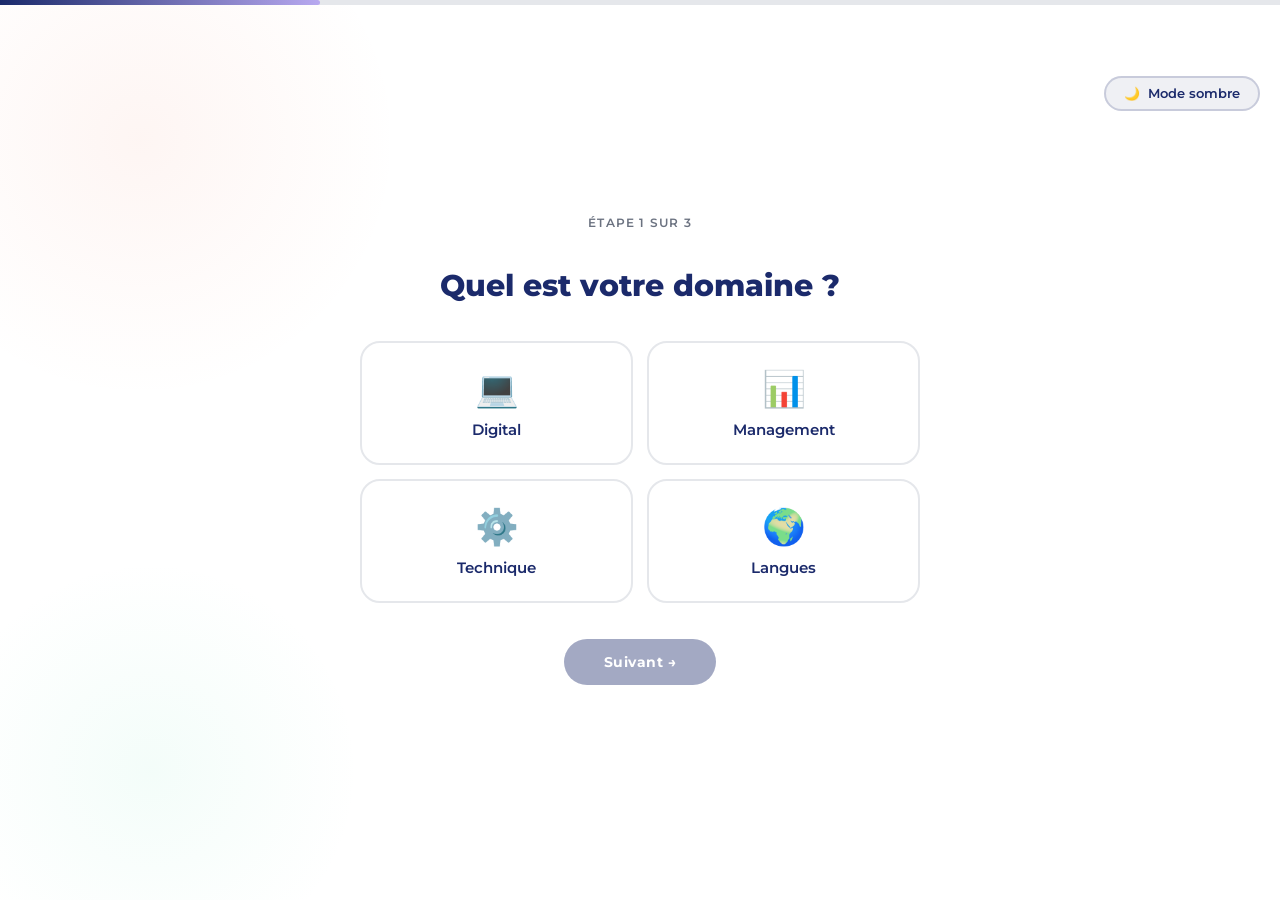
<file: onboarding.html>
<!DOCTYPE html>
<html lang="fr" data-theme="light">
<head>
  <meta charset="UTF-8">
  <meta name="viewport" content="width=device-width, initial-scale=1.0">
  <title>Hodos — Bienvenue</title>
  <link rel="stylesheet" href="style.css">
  <style>
    .ob-btn-row { display: flex; justify-content: center; width: 100%; }
    .ob-btn-row button:disabled {
      opacity: .4; cursor: not-allowed; transform: none !important;
      box-shadow: none !important;
    }
  </style>
</head>
<body>

  <!-- Progress bar -->
  <div class="ob-progress">
    <div class="ob-progress-fill" id="ob-prog-fill"></div>
  </div>

  <!-- Theme toggle -->
  <button class="theme-toggle inner-theme-toggle" onclick="toggleTheme()" aria-label="Changer le thème">
    <span class="theme-toggle-icon">🌙</span>
    <span class="theme-toggle-label">Mode sombre</span>
  </button>

  <div class="onboarding-page">

    <!-- Decorative blobs (reuse sp-blob for soft bg) -->
    <div class="sp-blob1" style="opacity:.4"></div>
    <div class="sp-blob2" style="opacity:.4"></div>

    <!-- ── Step 1 : Domaine ─────────────────────────────── -->
    <div class="ob-step active" data-step="1">
      <p class="ob-indicator">Étape 1 sur 3</p>
      <h2 class="ob-question">Quel est votre domaine&nbsp;?</h2>
      <div class="options-grid">
        <button class="opt-btn" data-value="digital" onclick="obSelect(1,'digital',this)">
          <span class="opt-icon">💻</span>Digital
        </button>
        <button class="opt-btn" data-value="management" onclick="obSelect(1,'management',this)">
          <span class="opt-icon">📊</span>Management
        </button>
        <button class="opt-btn" data-value="technique" onclick="obSelect(1,'technique',this)">
          <span class="opt-icon">⚙️</span>Technique
        </button>
        <button class="opt-btn" data-value="langues" onclick="obSelect(1,'langues',this)">
          <span class="opt-icon">🌍</span>Langues
        </button>
      </div>
      <div class="ob-btn-row">
        <button id="ob-next-1" class="btn-primary" onclick="obNext(1)" disabled>
          Suivant &rarr;
        </button>
      </div>
    </div>

    <!-- ── Step 2 : Temps ───────────────────────────────── -->
    <div class="ob-step" data-step="2">
      <p class="ob-indicator">Étape 2 sur 3</p>
      <h2 class="ob-question">Combien de temps avez-vous&nbsp;?</h2>
      <div class="options-grid">
        <button class="opt-btn" data-value="10" onclick="obSelect(2,'10',this)">
          <span class="opt-icon">⚡</span>10 min
        </button>
        <button class="opt-btn" data-value="30" onclick="obSelect(2,'30',this)">
          <span class="opt-icon">☕</span>30 min
        </button>
        <button class="opt-btn" data-value="60" onclick="obSelect(2,'60',this)" style="grid-column:1/-1;max-width:260px;margin:0 auto;width:100%;">
          <span class="opt-icon">🎯</span>1h et plus
        </button>
      </div>
      <div class="ob-btn-row">
        <button id="ob-next-2" class="btn-primary" onclick="obNext(2)" disabled>
          Suivant &rarr;
        </button>
      </div>
    </div>

    <!-- ── Step 3 : Objectif ────────────────────────────── -->
    <div class="ob-step" data-step="3">
      <p class="ob-indicator">Étape 3 sur 3</p>
      <h2 class="ob-question">Quel est votre objectif&nbsp;?</h2>
      <div class="options-grid">
        <button class="opt-btn" data-value="competence" onclick="obSelect(3,'competence',this)">
          <span class="opt-icon">📈</span>Monter en compétence
        </button>
        <button class="opt-btn" data-value="certification" onclick="obSelect(3,'certification',this)">
          <span class="opt-icon">🏆</span>Préparer une certification
        </button>
        <button class="opt-btn" data-value="explorer" onclick="obSelect(3,'explorer',this)" style="grid-column:1/-1;max-width:260px;margin:0 auto;width:100%;">
          <span class="opt-icon">🔭</span>Explorer de nouveaux sujets
        </button>
      </div>
      <div class="ob-btn-row">
        <button id="ob-next-3" class="btn-primary" onclick="obNext(3)" disabled>
          Terminer
        </button>
      </div>
    </div>

    <!-- ── Success screen ───────────────────────────────── -->
    <div class="ob-success" id="ob-success">
      <div class="success-icon">🎉</div>
      <h2 class="success-title">Votre parcours est prêt !</h2>
      <p class="success-sub">
        Nous avons personnalisé vos formations en fonction de vos réponses.<br>
        Plongez dès maintenant dans votre apprentissage.
      </p>
      <a href="dashboard.html" class="btn-primary" style="text-decoration:none;display:inline-block;">
        Découvrir mon tableau de bord
      </a>
    </div>

  </div><!-- /onboarding-page -->

  <script src="app.js"></script>
</body>
</html>
</file>
<file: style.css>
@import url('https://fonts.googleapis.com/css2?family=Montserrat:wght@400;500;600;700;800&display=swap');

/* ============================================================
   CSS VARIABLES — Light / Dark
   ============================================================ */
:root {
  --navy:        #1B2A6B;
  --navy-dark:   #0D1842;
  --lilas:       #B8A9F0;
  --lilas-light: #D4CBF7;
  --salmon:      #F07A5A;
  --mint:        #7DE8C0;

  /* Light theme tokens */
  --bg-primary:    #FFFFFF;
  --bg-secondary:  #F5F7FF;
  --bg-card:       #FFFFFF;
  --text-primary:  #1B2A6B;
  --text-secondary:#6B7280;
  --text-muted:    #9CA3AF;
  --border:        #E5E7EB;
  --search-bg:     #F0F2FF;
  --shadow:        0 4px 20px rgba(27,42,107,.1);
  --shadow-lg:     0 8px 40px rgba(27,42,107,.15);
}

[data-theme="dark"] {
  --bg-primary:    #0D1842;
  --bg-secondary:  #111D50;
  --bg-card:       #1B2A6B;
  --text-primary:  #FFFFFF;
  --text-secondary:#B8A9F0;
  --text-muted:    #8B97C8;
  --border:        #2A3A7A;
  --search-bg:     rgba(255,255,255,.08);
  --shadow:        0 4px 20px rgba(0,0,0,.3);
  --shadow-lg:     0 8px 40px rgba(0,0,0,.4);
}

/* ============================================================
   RESET
   ============================================================ */
*, *::before, *::after { box-sizing: border-box; margin: 0; padding: 0; }
html  { scroll-behavior: smooth; }
body  {
  font-family: 'Montserrat', sans-serif;
  background: var(--bg-primary);
  color: var(--text-primary);
  min-height: 100vh;
  transition: background .3s, color .3s;
}
a { text-decoration: none; }
button { cursor: pointer; }

/* ============================================================
   LOGO SVG
   ============================================================ */
.hodos-logo {
  display: flex; align-items: center; gap: 10px;
  text-decoration: none; color: inherit;
}
.hodos-logo svg { flex-shrink: 0; }
.hodos-logo-text {
  font-size: 1.9rem; font-weight: 700; letter-spacing: -.3px;
  color: var(--text-primary);
}

/* Splash — big version */
.splash-logo .hodos-logo-text { font-size: 3.4rem; }
.splash-logo svg { width: 72px; height: 72px; }

/* Navbar — always white */
.navbar .hodos-logo-text { font-size: 1.25rem; color: #fff !important; }
.navbar .hodos-logo svg  { width: 32px; height: 32px; }
.navbar .hodos-logo svg path,
.navbar .hodos-logo svg circle { stroke: #fff !important; fill: #fff !important; }

/* ============================================================
   THEME TOGGLE BUTTON (floating)
   ============================================================ */
.theme-toggle {
  position: fixed; top: 18px; right: 20px; z-index: 200;
  display: flex; align-items: center; gap: 8px;
  padding: 8px 18px; border-radius: 50px;
  font-family: 'Montserrat', sans-serif; font-size: .8rem; font-weight: 600;
  border: 2px solid rgba(255,255,255,.25);
  background: rgba(255,255,255,.15); backdrop-filter: blur(12px);
  color: #fff; transition: all .25s;
}
[data-theme="light"] .theme-toggle {
  border-color: rgba(27,42,107,.18);
  background: rgba(27,42,107,.07);
  color: var(--navy);
}
.theme-toggle:hover { transform: scale(1.04); }
.theme-toggle svg { width: 16px; height: 16px; }

/* Inner pages — shift below navbar */
.inner-theme-toggle { top: 76px; }

/* ============================================================
   SPLASH PAGE
   ============================================================ */
.splash-page {
  position: relative; overflow: hidden;
  min-height: 100vh;
  display: flex; align-items: center; justify-content: center;
}

/* ── Light splash background ── */
[data-theme="light"] .splash-page {
  background: linear-gradient(145deg, #fff8f6 0%, #f5f4ff 40%, #f0fff9 100%);
}
[data-theme="light"] .sp-blob1 {
  position: absolute; top: -120px; left: -120px;
  width: 520px; height: 520px; border-radius: 50%;
  background: radial-gradient(circle, rgba(240,122,90,.18) 0%, transparent 70%);
}
[data-theme="light"] .sp-blob2 {
  position: absolute; bottom: -80px; left: -60px;
  width: 420px; height: 420px; border-radius: 50%;
  background: radial-gradient(circle, rgba(125,232,192,.22) 0%, transparent 70%);
}
[data-theme="light"] .sp-blob3 {
  position: absolute; top: -60px; right: -80px;
  width: 360px; height: 360px; border-radius: 50%;
  background: radial-gradient(circle, rgba(184,169,240,.18) 0%, transparent 70%);
}

/* ── Dark splash background ── */
[data-theme="dark"] .splash-page { background: #1B2A6B; }
[data-theme="dark"] .sp-blob1 {
  position: absolute; top: 0; left: 0;
  width: 58%; height: 100%;
  background: linear-gradient(148deg, #3DB8B8 0%, #2A9494 100%);
  clip-path: polygon(0 0, 65% 0, 38% 100%, 0 100%);
  opacity: .82;
}
[data-theme="dark"] .sp-blob2 {
  position: absolute; top: 0; right: 0;
  width: 42%; height: 52%;
  background: linear-gradient(210deg, #B49CB0 0%, #8A6A8A 100%);
  clip-path: polygon(28% 0, 100% 0, 100% 100%, 0 90%);
  opacity: .80;
}
[data-theme="dark"] .sp-blob3 {
  position: absolute; bottom: 0; right: 0;
  width: 38%; height: 48%;
  background: linear-gradient(160deg, #4A52A0 0%, #333A80 100%);
  clip-path: polygon(0 10%, 100% 0, 100% 100%, 20% 100%);
  opacity: .65;
}

.splash-content {
  position: relative; z-index: 10;
  display: flex; flex-direction: column;
  align-items: center; gap: 52px;
}

/* Logo color on light splash */
[data-theme="light"] .splash-logo .hodos-logo-text { color: var(--navy); }
[data-theme="light"] .splash-logo svg path,
[data-theme="light"] .splash-logo svg circle {
  stroke: var(--navy) !important;
  fill:   var(--navy) !important;
}
/* Logo color on dark splash */
[data-theme="dark"] .splash-logo .hodos-logo-text { color: #fff; }
[data-theme="dark"] .splash-logo svg path,
[data-theme="dark"] .splash-logo svg circle {
  stroke: #fff !important;
  fill:   #fff !important;
}

/* SE CONNECTER button */
.btn-connect {
  font-family: 'Montserrat', sans-serif; font-size: .88rem;
  font-weight: 700; letter-spacing: 1.8px; text-transform: uppercase;
  padding: 17px 60px; border-radius: 50px;
  transition: all .3s; border: 2.5px solid transparent;
}
[data-theme="light"] .btn-connect {
  background: var(--navy); color: #fff; border-color: var(--navy);
  box-shadow: 0 6px 24px rgba(27,42,107,.30);
}
[data-theme="light"] .btn-connect:hover {
  background: var(--navy-dark); transform: translateY(-3px);
  box-shadow: 0 10px 32px rgba(27,42,107,.40);
}
[data-theme="dark"] .btn-connect {
  background: transparent; color: #fff; border-color: #fff;
}
[data-theme="dark"] .btn-connect:hover {
  background: rgba(255,255,255,.14); transform: translateY(-3px);
}

/* ============================================================
   NAVBAR
   ============================================================ */
.navbar {
  background: var(--navy); height: 64px;
  padding: 0 32px;
  display: flex; align-items: center; justify-content: space-between;
  position: sticky; top: 0; z-index: 100;
  box-shadow: 0 2px 20px rgba(0,0,0,.25);
}
.navbar-left  { flex: 0 0 auto; }
.navbar-center {
  flex: 1; display: flex; align-items: center;
  justify-content: center; gap: 4px;
}
.navbar-right { flex: 0 0 auto; display: flex; align-items: center; gap: 4px; }

.nav-link {
  color: rgba(255,255,255,.68); font-size: .72rem;
  font-weight: 700; letter-spacing: 1.1px; text-transform: uppercase;
  padding: 8px 14px; border-radius: 8px; transition: all .2s;
}
.nav-link:hover, .nav-link.active {
  color: #fff; background: rgba(255,255,255,.11);
}
.nav-profile {
  width: 40px; height: 40px; border-radius: 50%;
  border: 2px solid rgba(255,255,255,.3);
  background: rgba(255,255,255,.1);
  display: flex; align-items: center; justify-content: center;
  transition: all .2s; margin: 0 8px;
}
.nav-profile:hover { background: rgba(255,255,255,.22); transform: scale(1.06); }
.nav-profile svg { width: 20px; height: 20px; fill: #fff; }

/* ============================================================
   PAGE LAYOUT
   ============================================================ */
.page-wrapper { position: relative; min-height: calc(100vh - 64px); overflow: hidden; }

/* Decorative shapes (inner pages) */
.bg-deco { position: absolute; inset: 0; pointer-events: none; overflow: hidden; }
[data-theme="light"] .deco-tl {
  position: absolute; top: 0; left: 0;
  width: 280px; height: 280px;
  background: linear-gradient(135deg, rgba(125,232,192,.28) 0%, transparent 70%);
  clip-path: polygon(0 0, 100% 0, 0 100%);
}
[data-theme="light"] .deco-tr {
  position: absolute; top: 0; right: 0;
  width: 240px; height: 240px;
  background: linear-gradient(225deg, rgba(184,169,240,.26) 0%, transparent 70%);
  clip-path: polygon(100% 0, 100% 100%, 0 0);
}
[data-theme="light"] .deco-br {
  position: absolute; bottom: 0; right: 0;
  width: 320px; height: 220px;
  background: linear-gradient(310deg, rgba(240,122,90,.18) 0%, transparent 70%);
  clip-path: polygon(100% 100%, 0 100%, 100% 0);
}
[data-theme="dark"] .deco-tl {
  position: absolute; top: 0; left: 0; width: 280px; height: 280px;
  background: rgba(125,232,192,.06); clip-path: polygon(0 0, 100% 0, 0 100%);
}
[data-theme="dark"] .deco-tr {
  position: absolute; top: 0; right: 0; width: 240px; height: 240px;
  background: rgba(184,169,240,.07); clip-path: polygon(100% 0, 100% 100%, 0 0);
}
[data-theme="dark"] .deco-br {
  position: absolute; bottom: 0; right: 0; width: 320px; height: 220px;
  background: rgba(240,122,90,.05); clip-path: polygon(100% 100%, 0 100%, 100% 0);
}

.content { position: relative; z-index: 1; padding: 40px 48px; }

/* ============================================================
   SEARCH BAR
   ============================================================ */
.search-wrap { display: flex; justify-content: center; margin-bottom: 40px; }
.search-bar {
  display: flex; align-items: center; gap: 12px;
  background: var(--search-bg); border: 1.5px solid var(--border);
  border-radius: 50px; padding: 14px 28px;
  width: 100%; max-width: 460px; transition: all .2s;
}
.search-bar:focus-within {
  border-color: var(--navy); box-shadow: 0 0 0 3px rgba(27,42,107,.08);
}
[data-theme="dark"] .search-bar:focus-within {
  border-color: var(--lilas); box-shadow: 0 0 0 3px rgba(184,169,240,.1);
}
.search-bar input {
  background: none; border: none; outline: none;
  font-family: 'Montserrat', sans-serif; font-size: .75rem;
  font-weight: 700; letter-spacing: 1.2px; text-transform: uppercase;
  color: var(--text-secondary); width: 100%;
}
.search-bar input::placeholder { color: var(--text-muted); }
.search-bar svg { width: 18px; height: 18px; flex-shrink: 0; color: var(--text-secondary); }

/* ============================================================
   CARDS GRID
   ============================================================ */
.cards-grid { display: grid; grid-template-columns: repeat(3,1fr); gap: 28px; }

.formation-card {
  background: var(--navy); border-radius: 24px;
  padding: 30px; cursor: pointer;
  transition: all .3s; display: block;
  min-height: 240px; position: relative; overflow: hidden;
}
.formation-card::after {
  content: ''; position: absolute; top: -60px; right: -60px;
  width: 180px; height: 180px; background: rgba(255,255,255,.04);
  border-radius: 50%;
}
.formation-card:hover {
  transform: translateY(-7px);
  box-shadow: 0 20px 50px rgba(27,42,107,.45);
}

.card-tag {
  display: inline-block; padding: 4px 14px; border-radius: 20px;
  font-size: .68rem; font-weight: 700; letter-spacing: .6px;
  text-transform: uppercase; margin-bottom: 16px;
}
.tag-digital    { background: rgba(125,232,192,.2);  color: #7DE8C0; }
.tag-management { background: rgba(184,169,240,.2);  color: #B8A9F0; }
.tag-technique  { background: rgba(240,122,90,.2);   color: #F07A5A; }
.tag-langues    { background: rgba(255,255,255,.15); color: #fff; }

.card-title {
  font-size: 1.05rem; font-weight: 700; color: #fff;
  margin-bottom: 10px; line-height: 1.45;
}
.card-meta {
  font-size: .73rem; color: rgba(255,255,255,.55);
  font-weight: 500; margin-bottom: 24px;
}
.card-progress { margin-top: auto; }
.prog-row {
  display: flex; justify-content: space-between;
  align-items: center; margin-bottom: 7px;
}
.prog-label { font-size: .68rem; color: rgba(255,255,255,.55); font-weight: 500; }
.prog-pct   { font-size: .82rem; color: #fff; font-weight: 700; }
.prog-bar {
  height: 6px; background: rgba(255,255,255,.15);
  border-radius: 10px; overflow: hidden;
}
.prog-fill {
  height: 100%; border-radius: 10px; background: var(--mint);
  transition: width 1.2s cubic-bezier(.4,0,.2,1);
}
.prog-fill.p-lilas  { background: var(--lilas); }
.prog-fill.p-salmon { background: var(--salmon); }

/* ============================================================
   BUTTONS (general)
   ============================================================ */
.btn-primary {
  font-family: 'Montserrat', sans-serif; font-size: .88rem;
  font-weight: 700; letter-spacing: .5px;
  padding: 14px 40px; border-radius: 50px;
  background: var(--navy); color: #fff; border: none;
  box-shadow: 0 4px 16px rgba(27,42,107,.25); transition: all .3s;
}
.btn-primary:hover {
  background: var(--navy-dark); transform: translateY(-2px);
  box-shadow: 0 8px 28px rgba(27,42,107,.38);
}
[data-theme="dark"] .btn-primary {
  background: var(--lilas); color: var(--navy);
  box-shadow: 0 4px 16px rgba(184,169,240,.3);
}
[data-theme="dark"] .btn-primary:hover {
  background: var(--lilas-light); transform: translateY(-2px);
}

.btn-outline {
  font-family: 'Montserrat', sans-serif; font-size: .85rem;
  font-weight: 600; padding: 12px 32px; border-radius: 50px;
  background: transparent; color: var(--navy);
  border: 2px solid var(--navy); transition: all .25s;
}
.btn-outline:hover { background: var(--navy); color: #fff; }
[data-theme="dark"] .btn-outline {
  color: var(--lilas); border-color: var(--lilas);
}
[data-theme="dark"] .btn-outline:hover {
  background: var(--lilas); color: var(--navy);
}

/* ============================================================
   PAGE TYPOGRAPHY
   ============================================================ */
.page-title {
  font-size: 1.65rem; font-weight: 800;
  color: var(--text-primary); margin-bottom: 6px;
}
.page-sub {
  font-size: .9rem; color: var(--text-secondary);
  font-weight: 500; margin-bottom: 32px;
}
.section-title {
  font-size: 1.05rem; font-weight: 700;
  color: var(--text-primary); margin-bottom: 18px;
}

/* ============================================================
   ONBOARDING
   ============================================================ */
.onboarding-page {
  min-height: 100vh; display: flex;
  flex-direction: column; align-items: center;
  justify-content: center; background: var(--bg-primary);
  padding: 60px 20px; position: relative; overflow: hidden;
}

.ob-progress {
  position: fixed; top: 0; left: 0; right: 0; height: 5px;
  background: var(--border); z-index: 50;
}
.ob-progress-fill {
  height: 100%; width: 0%;
  background: linear-gradient(90deg, var(--navy), var(--lilas));
  border-radius: 0 4px 4px 0; transition: width .55s ease;
}

.ob-step {
  display: none; max-width: 560px; width: 100%;
  flex-direction: column; align-items: center; gap: 36px;
  animation: slideIn .4s ease;
}
.ob-step.active { display: flex; }

@keyframes slideIn {
  from { opacity: 0; transform: translateX(28px); }
  to   { opacity: 1; transform: translateX(0); }
}

.ob-indicator {
  font-size: .75rem; font-weight: 600;
  color: var(--text-secondary); letter-spacing: 1.2px; text-transform: uppercase;
}
.ob-question {
  font-size: 1.85rem; font-weight: 800;
  color: var(--text-primary); text-align: center; line-height: 1.3;
}

.options-grid { display: grid; grid-template-columns: repeat(2,1fr); gap: 14px; width: 100%; }
.opt-btn {
  padding: 24px 18px; border-radius: 20px;
  border: 2px solid var(--border); background: var(--bg-card);
  font-family: 'Montserrat', sans-serif; font-size: .95rem;
  font-weight: 600; color: var(--text-primary);
  display: flex; flex-direction: column; align-items: center; gap: 10px;
  transition: all .22s; cursor: pointer;
}
.opt-btn .opt-icon { font-size: 2.2rem; }
.opt-btn:hover {
  border-color: var(--navy); transform: translateY(-3px);
  box-shadow: 0 6px 20px rgba(27,42,107,.1);
}
[data-theme="dark"] .opt-btn:hover { border-color: var(--lilas); }
.opt-btn.selected {
  border-color: var(--navy); background: var(--navy); color: #fff;
}
[data-theme="dark"] .opt-btn.selected {
  border-color: var(--lilas); background: rgba(184,169,240,.18); color: var(--lilas);
}

/* Success screen */
.ob-success {
  display: none; flex-direction: column;
  align-items: center; gap: 28px; text-align: center; max-width: 480px;
  animation: slideIn .4s ease;
}
.ob-success.active { display: flex; }
.success-icon {
  width: 88px; height: 88px; border-radius: 50%;
  background: linear-gradient(135deg, var(--mint), var(--navy));
  display: flex; align-items: center; justify-content: center; font-size: 2.6rem;
}
.success-title { font-size: 2.1rem; font-weight: 800; color: var(--text-primary); }
.success-sub   { font-size: 1rem; color: var(--text-secondary); line-height: 1.65; }

/* ============================================================
   FORMATION PAGE
   ============================================================ */
.formation-header {
  background: var(--navy); color: #fff;
  padding: 36px 48px; position: relative; overflow: hidden;
}
.formation-header::before {
  content: ''; position: absolute; inset: 0;
  background: linear-gradient(135deg, rgba(125,232,192,.08) 0%, transparent 50%, rgba(184,169,240,.06) 100%);
}
.fh-inner { position: relative; z-index: 1; }
.fh-tag   { display: inline-flex; align-items: center; gap: 8px; margin-bottom: 14px; }
.fh-title { font-size: 1.7rem; font-weight: 800; margin-bottom: 12px; }
.fh-meta  { display: flex; gap: 24px; font-size: .82rem; color: rgba(255,255,255,.65); font-weight: 500; }
.fh-meta span { display: flex; align-items: center; gap: 6px; }

/* Formation overall progress */
.fh-progress {
  margin-top: 24px; display: flex; align-items: center; gap: 16px;
}
.fh-prog-bar { flex: 1; height: 8px; background: rgba(255,255,255,.2); border-radius: 10px; overflow: hidden; }
.fh-prog-fill { height: 100%; background: var(--mint); border-radius: 10px; transition: width 1.2s ease; }
.fh-prog-label { font-size: .82rem; font-weight: 700; color: rgba(255,255,255,.85); white-space: nowrap; }

/* Video player */
.video-player {
  background: #0D1842; border-radius: 18px;
  aspect-ratio: 16/9; max-width: 760px; width: 100%;
  display: flex; align-items: center; justify-content: center;
  cursor: pointer; position: relative; overflow: hidden;
  box-shadow: var(--shadow-lg);
}
.video-player::before {
  content: ''; position: absolute; inset: 0;
  background: linear-gradient(135deg, rgba(125,232,192,.08) 0%, transparent 50%, rgba(184,169,240,.08) 100%);
}
.play-btn {
  width: 76px; height: 76px; border-radius: 50%;
  background: rgba(255,255,255,.14); backdrop-filter: blur(10px);
  border: 2px solid rgba(255,255,255,.28);
  display: flex; align-items: center; justify-content: center;
  transition: all .3s; position: relative; z-index: 1;
}
.play-btn:hover { background: rgba(255,255,255,.26); transform: scale(1.1); }
.play-btn svg { width: 30px; height: 30px; fill: #fff; margin-left: 5px; }

/* Timer widget */
.timer-widget {
  display: inline-flex; align-items: center; gap: 10px;
  padding: 10px 22px; background: var(--bg-card);
  border: 1.5px solid var(--border); border-radius: 50px;
  font-family: 'Montserrat', sans-serif; transition: all .25s;
}
.timer-widget.active { border-color: var(--salmon); background: rgba(240,122,90,.07); }
.timer-dot {
  width: 9px; height: 9px; border-radius: 50%;
  background: var(--text-muted); transition: all .3s;
}
.timer-widget.active .timer-dot { background: var(--salmon); animation: dot-pulse 1.1s ease infinite; }
@keyframes dot-pulse {
  0%,100% { transform: scale(1); opacity: 1; }
  50%      { transform: scale(1.5); opacity: .65; }
}
.timer-label { font-size: .82rem; font-weight: 600; color: var(--text-primary); }
.timer-val   { font-size: .82rem; font-weight: 700; color: var(--salmon); display: none; }
.timer-widget.active .timer-val { display: block; }

/* Modules list */
.modules-list { display: flex; flex-direction: column; gap: 10px; }
.module-item {
  display: flex; align-items: center; gap: 16px;
  padding: 15px 18px; border-radius: 14px;
  background: var(--bg-card); border: 1.5px solid var(--border);
  transition: all .2s; cursor: pointer;
}
.module-item:hover { border-color: var(--navy); transform: translateX(4px); }
[data-theme="dark"] .module-item:hover { border-color: var(--lilas); }
.module-item.current { border-color: var(--navy); }
[data-theme="dark"] .module-item.current { border-color: var(--lilas); }

.mod-status {
  width: 28px; height: 28px; border-radius: 50%;
  display: flex; align-items: center; justify-content: center;
  font-size: .72rem; font-weight: 700; flex-shrink: 0;
}
.st-done     { background: var(--mint);    color: #0A5A3A; }
.st-current  { background: var(--navy);    color: #fff; }
.st-upcoming { background: var(--border); color: var(--text-muted); }
[data-theme="dark"] .st-upcoming { background: rgba(255,255,255,.1); }

.mod-info { flex: 1; }
.mod-name { font-size: .88rem; font-weight: 600; color: var(--text-primary); margin-bottom: 2px; }
.mod-dur  { font-size: .73rem; color: var(--text-secondary); font-weight: 500; }
.mod-badge {
  font-size: .68rem; font-weight: 700; padding: 3px 10px; border-radius: 12px;
  text-transform: uppercase; letter-spacing: .4px;
}
.mb-done     { background: rgba(125,232,192,.15); color: #0A6A4A; }
.mb-current  { background: rgba(27,42,107,.1);    color: var(--navy); }
.mb-upcoming { background: rgba(107,114,128,.1);  color: var(--text-secondary); }
[data-theme="dark"] .mb-done    { color: var(--mint); }
[data-theme="dark"] .mb-current { background: rgba(184,169,240,.15); color: var(--lilas); }

/* ============================================================
   COMPÉTENCES
   ============================================================ */
.xp-card {
  background: var(--bg-card); border: 1.5px solid var(--border);
  border-radius: 20px; padding: 26px 30px; margin-bottom: 32px;
}
.xp-header { display: flex; justify-content: space-between; align-items: center; margin-bottom: 14px; }
.xp-level  { font-size: 1rem; font-weight: 800; color: var(--navy); }
[data-theme="dark"] .xp-level { color: var(--lilas); }
.xp-pts    { font-size: .82rem; font-weight: 600; color: var(--text-secondary); }
.xp-bar    { height: 11px; background: var(--border); border-radius: 10px; overflow: hidden; margin-bottom: 8px; }
.xp-fill   { height: 100%; background: linear-gradient(90deg, var(--navy), var(--lilas)); border-radius: 10px; transition: width 1.4s ease; }
.xp-sub    { display: flex; justify-content: space-between; font-size: .7rem; color: var(--text-muted); font-weight: 500; }

.badges-grid { display: grid; grid-template-columns: repeat(4,1fr); gap: 18px; margin-bottom: 36px; }
.badge-card {
  display: flex; flex-direction: column; align-items: center; gap: 10px;
  padding: 22px 14px; border-radius: 18px; background: var(--bg-card);
  border: 1.5px solid var(--border); text-align: center; transition: all .3s;
}
.badge-card.unlocked {
  border-color: transparent;
  box-shadow: 0 4px 20px rgba(27,42,107,.1);
}
.badge-card.unlocked:hover { transform: translateY(-5px); box-shadow: 0 10px 32px rgba(27,42,107,.18); }
.badge-card.locked { opacity: .45; filter: grayscale(1); }
.badge-icon {
  width: 58px; height: 58px; border-radius: 50%;
  display: flex; align-items: center; justify-content: center; font-size: 1.9rem;
}
.bi-mint   { background: rgba(125,232,192,.18); }
.bi-lilas  { background: rgba(184,169,240,.18); }
.bi-salmon { background: rgba(240,122,90,.18); }
.bi-navy   { background: rgba(27,42,107,.08); }
.badge-name { font-size: .75rem; font-weight: 700; color: var(--text-primary); line-height: 1.3; }
.badge-desc { font-size: .65rem; color: var(--text-secondary); font-weight: 500; }

.skills-progress { display: flex; flex-direction: column; gap: 14px; }
.skill-row {
  background: var(--bg-card); border: 1.5px solid var(--border);
  border-radius: 16px; padding: 20px 24px;
}
.skill-head { display: flex; justify-content: space-between; align-items: center; margin-bottom: 10px; }
.skill-name { font-size: .9rem; font-weight: 600; color: var(--text-primary); }
.skill-pct  { font-size: .9rem; font-weight: 700; color: var(--navy); }
[data-theme="dark"] .skill-pct { color: var(--lilas); }
.skill-bar  { height: 7px; background: var(--border); border-radius: 8px; overflow: hidden; }
.skill-fill { height: 100%; border-radius: 8px; transition: width 1.3s ease; }
.sf-mint   { background: var(--mint); }
.sf-lilas  { background: var(--lilas); }
.sf-salmon { background: var(--salmon); }

/* ============================================================
   MANAGER PAGE
   ============================================================ */
.filter-tabs { display: flex; gap: 8px; margin-bottom: 22px; flex-wrap: wrap; }
.filter-tab {
  padding: 8px 20px; border-radius: 50px;
  border: 1.5px solid var(--border); background: transparent;
  font-family: 'Montserrat', sans-serif; font-size: .78rem;
  font-weight: 600; color: var(--text-secondary); transition: all .2s;
}
.filter-tab.active, .filter-tab:hover {
  background: var(--navy); border-color: var(--navy); color: #fff;
}
[data-theme="dark"] .filter-tab.active,
[data-theme="dark"] .filter-tab:hover {
  background: rgba(184,169,240,.2); border-color: var(--lilas); color: var(--lilas);
}

.manager-table {
  width: 100%; border-collapse: collapse;
  background: var(--bg-card); border-radius: 18px; overflow: hidden;
  box-shadow: var(--shadow);
}
.manager-table thead { background: var(--navy); }
.manager-table th {
  padding: 15px 20px; text-align: left;
  font-size: .72rem; font-weight: 700; letter-spacing: 1px;
  text-transform: uppercase; color: rgba(255,255,255,.8);
}
.manager-table td {
  padding: 15px 20px; border-bottom: 1px solid var(--border);
  font-size: .84rem; color: var(--text-primary);
  font-weight: 500; vertical-align: middle;
}
.manager-table tr:last-child td { border-bottom: none; }
.manager-table tbody tr { transition: background .15s; }
.manager-table tbody tr:hover td { background: rgba(27,42,107,.035); }
[data-theme="dark"] .manager-table tbody tr:hover td { background: rgba(255,255,255,.03); }

.collab-name { font-weight: 700; }
.prog-cell { min-width: 130px; }
.prog-sm {
  height: 6px; background: var(--border);
  border-radius: 6px; overflow: hidden; margin-top: 5px;
}
.prog-sm-fill { height: 100%; border-radius: 6px; }
.psf-mint   { background: var(--mint); }
.psf-lilas  { background: var(--lilas); }
.psf-salmon { background: var(--salmon); }
.psf-light  { background: var(--border); }

.st-pill {
  display: inline-block; padding: 4px 12px; border-radius: 20px;
  font-size: .68rem; font-weight: 700;
  text-transform: uppercase; letter-spacing: .5px; white-space: nowrap;
}
.sp-active   { background: rgba(125,232,192,.14); color: #0A6A4A; }
.sp-done     { background: rgba(27,42,107,.1);    color: var(--navy); }
.sp-inactive { background: rgba(240,122,90,.14);  color: var(--salmon); }
.sp-none     { background: rgba(107,114,128,.09); color: var(--text-secondary); }
[data-theme="dark"] .sp-active { color: var(--mint); }
[data-theme="dark"] .sp-done   { background: rgba(184,169,240,.15); color: var(--lilas); }

.alert-strip {
  display: flex; align-items: center; gap: 8px;
  background: rgba(240,122,90,.1); border: 1px solid rgba(240,122,90,.3);
  border-radius: 10px; padding: 10px 16px;
  font-size: .8rem; font-weight: 600; color: var(--salmon);
  margin-bottom: 20px; flex-wrap: wrap;
}

/* Bar chart */
.chart-card {
  background: var(--bg-card); border: 1.5px solid var(--border);
  border-radius: 20px; padding: 28px;
}
.chart-bar-area {
  display: flex; align-items: stretch;
  gap: 16px; height: 150px; margin-top: 20px;
}
.bar-group {
  display: flex; flex-direction: column; align-items: center;
  flex: 1; gap: 0; height: 100%;
}
.bar-wrap  {
  position: relative; width: 100%; flex: 1;
  border-bottom: 2px solid var(--border);
}
.chart-bar {
  position: absolute; bottom: 0; width: 100%;
  background: var(--navy); border-radius: 7px 7px 0 0;
  min-height: 4px; height: 0;
  transition: height 1.2s cubic-bezier(.4,0,.2,1);
}
.chart-bar:hover::after {
  content: attr(data-v);
  position: absolute; top: -28px; left: 50%; transform: translateX(-50%);
  background: var(--navy); color: #fff; padding: 2px 8px;
  border-radius: 6px; font-size: .7rem; font-weight: 700; white-space: nowrap;
}
[data-theme="dark"] .chart-bar { background: var(--lilas); }
.bar-lbl { font-size: .68rem; font-weight: 600; color: var(--text-secondary); text-align: center; padding-top: 7px; }

/* ============================================================
   UTILITY
   ============================================================ */
.flex         { display: flex; }
.flex-col     { flex-direction: column; }
.items-center { align-items: center; }
.justify-between { justify-content: space-between; }
.gap-2 { gap: 8px; }  .gap-3 { gap: 12px; } .gap-4 { gap: 16px; }
.gap-6 { gap: 24px; } .gap-8 { gap: 32px; }
.mb-4 { margin-bottom: 16px; } .mb-6 { margin-bottom: 24px; }
.mb-8 { margin-bottom: 32px; } .mt-4 { margin-top: 16px; }
.mt-6 { margin-top: 24px; }  .text-center { text-align: center; }
.w-full { width: 100%; }
.two-col { display: grid; grid-template-columns: 1fr 1fr; gap: 28px; }

/* ============================================================
   RESPONSIVE
   ============================================================ */
@media (max-width: 900px) {
  .cards-grid { grid-template-columns: 1fr; }
  .badges-grid { grid-template-columns: repeat(2,1fr); }
  .two-col { grid-template-columns: 1fr; }
  .content { padding: 28px 20px; }
  .formation-header { padding: 28px 20px; }
  .navbar { padding: 0 16px; }
  .nav-link { font-size: .65rem; padding: 6px 10px; letter-spacing: .5px; }
}
@media (max-width: 600px) {
  .options-grid { grid-template-columns: 1fr; }
  .ob-question  { font-size: 1.4rem; }
  .manager-table th, .manager-table td { padding: 10px 12px; font-size: .75rem; }
}
</file>
